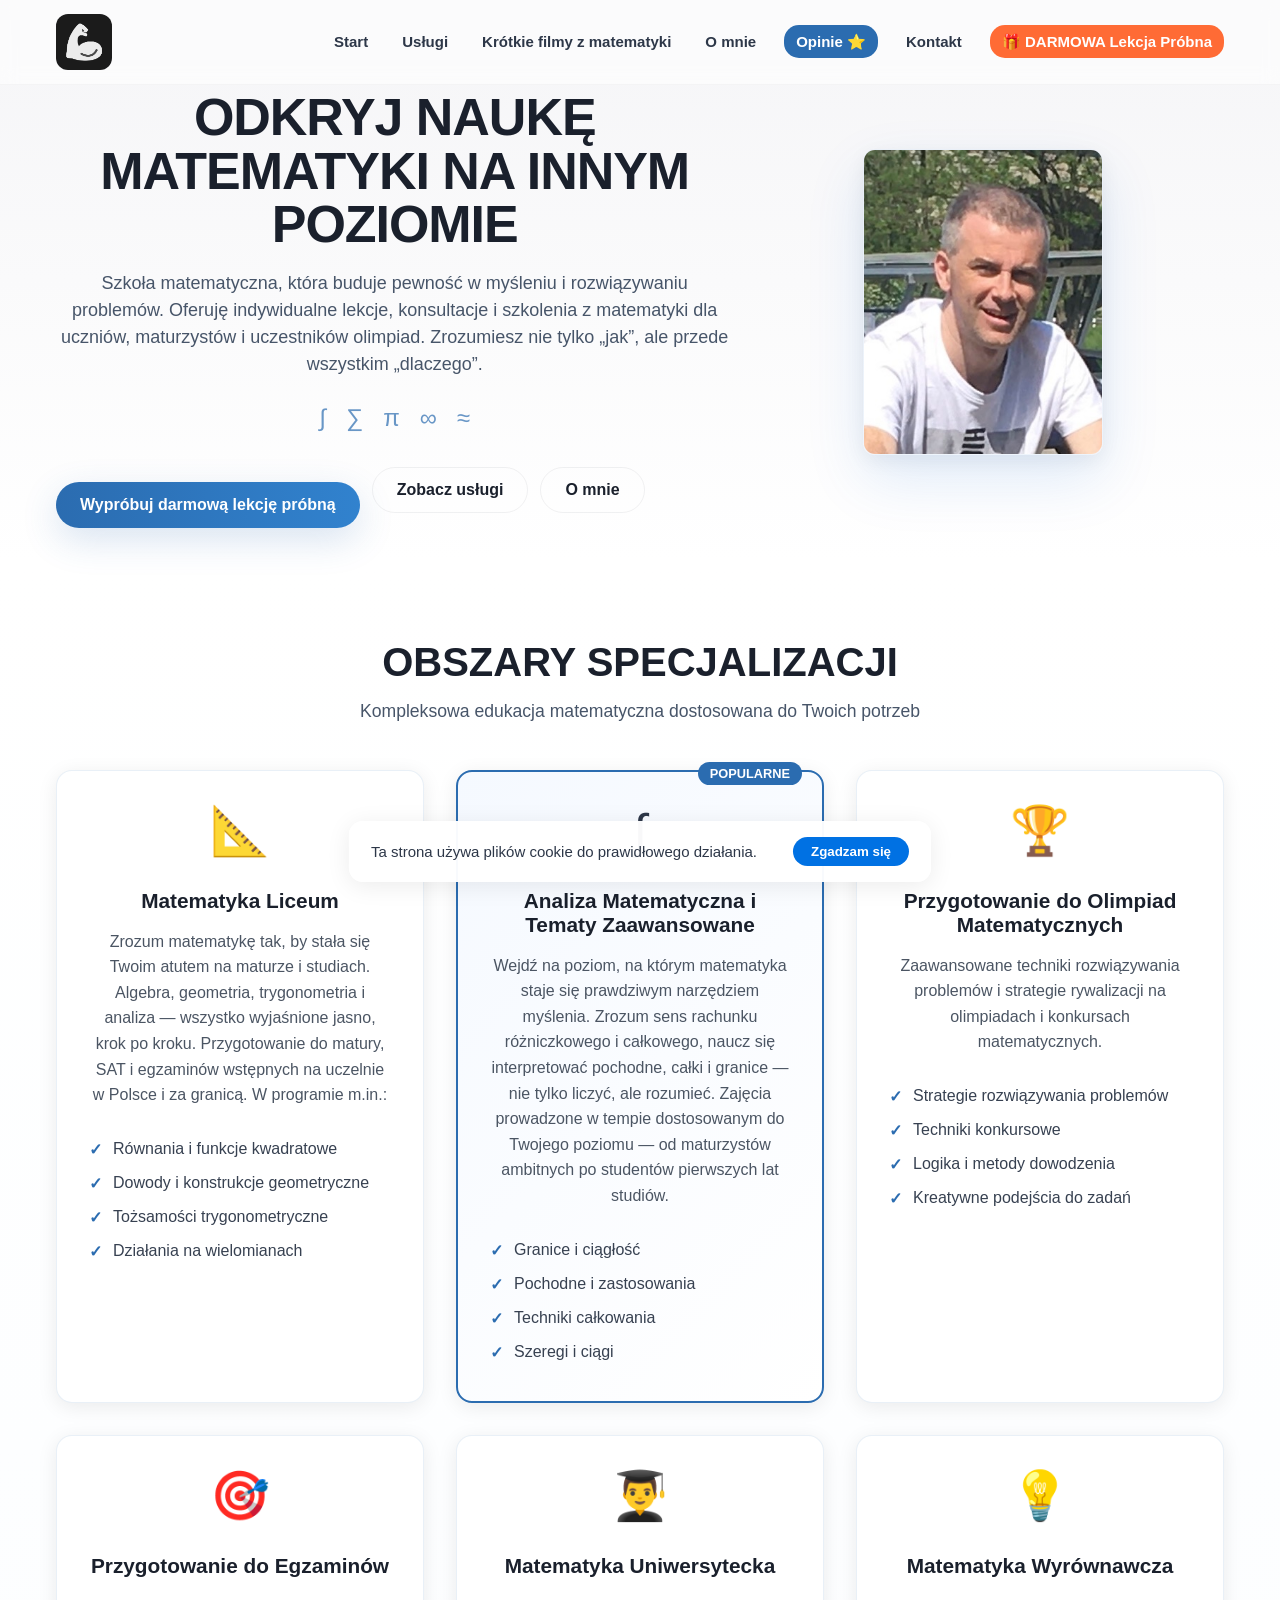
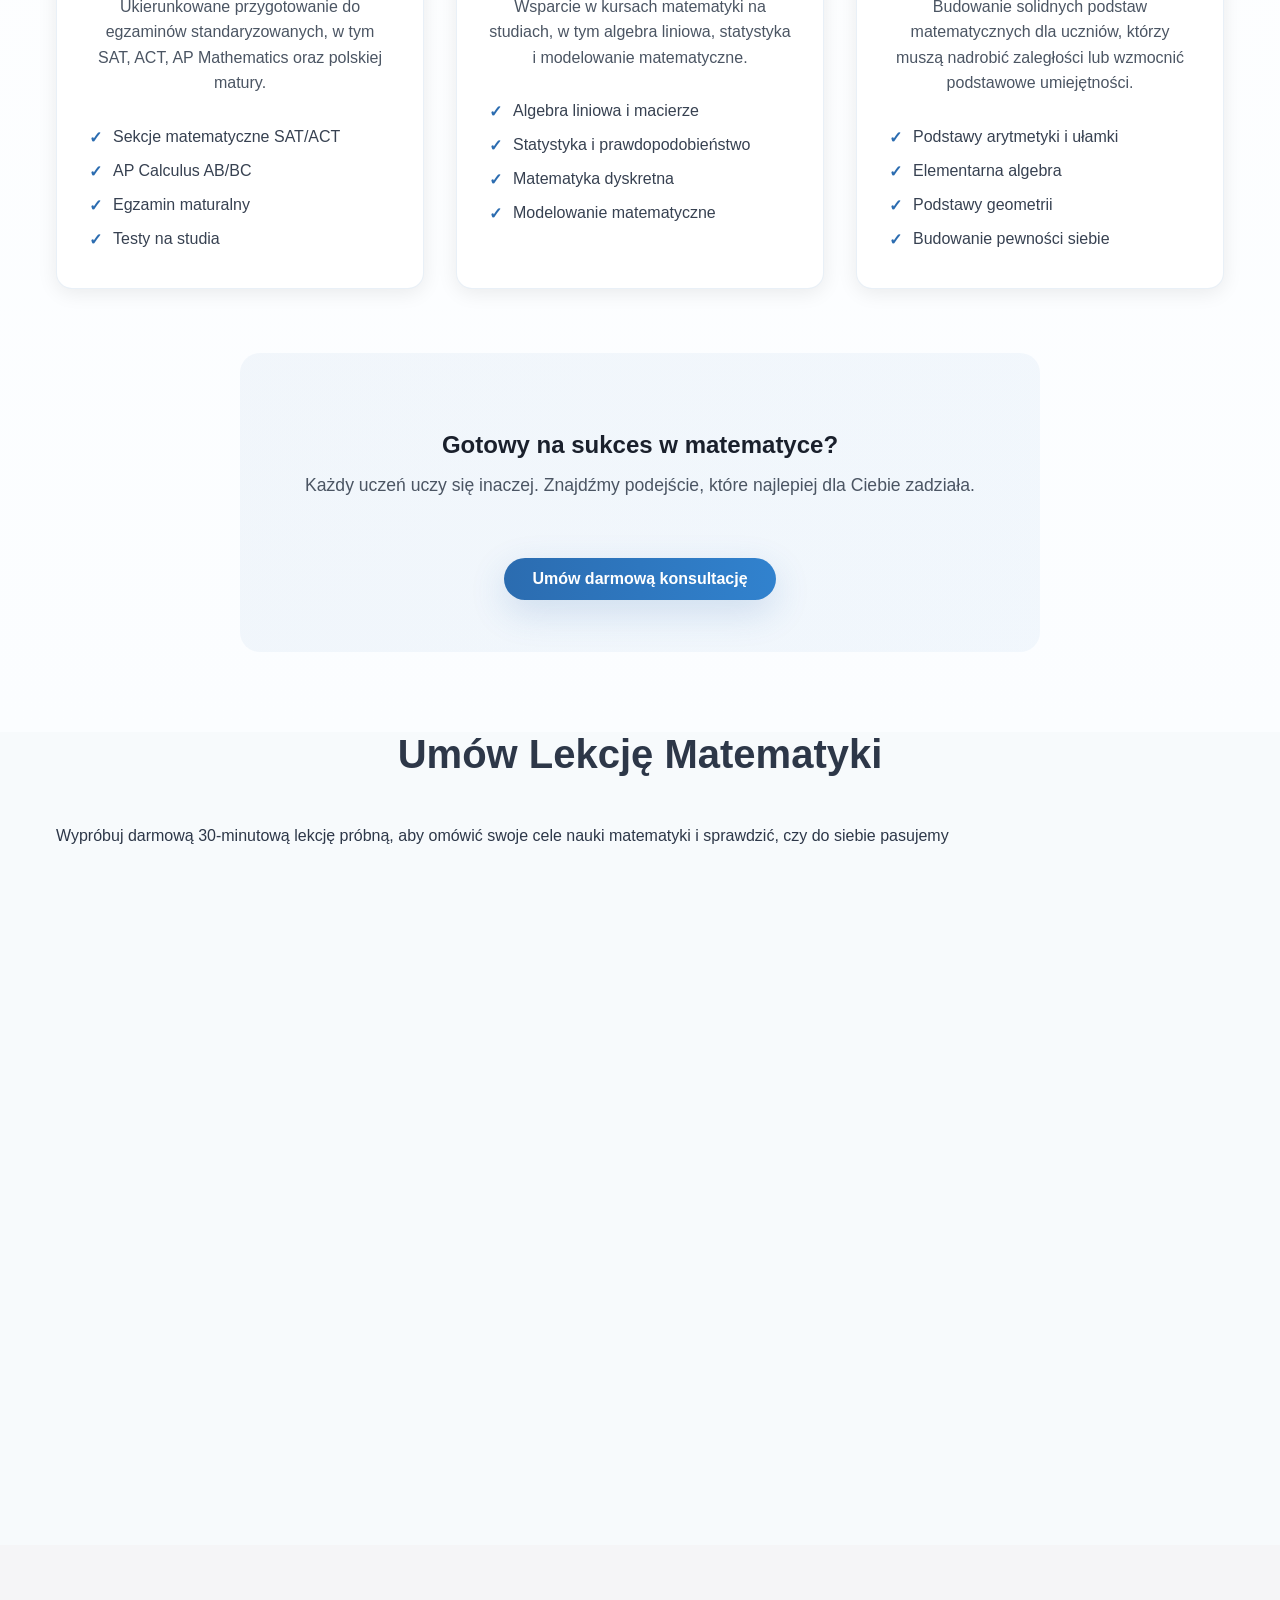
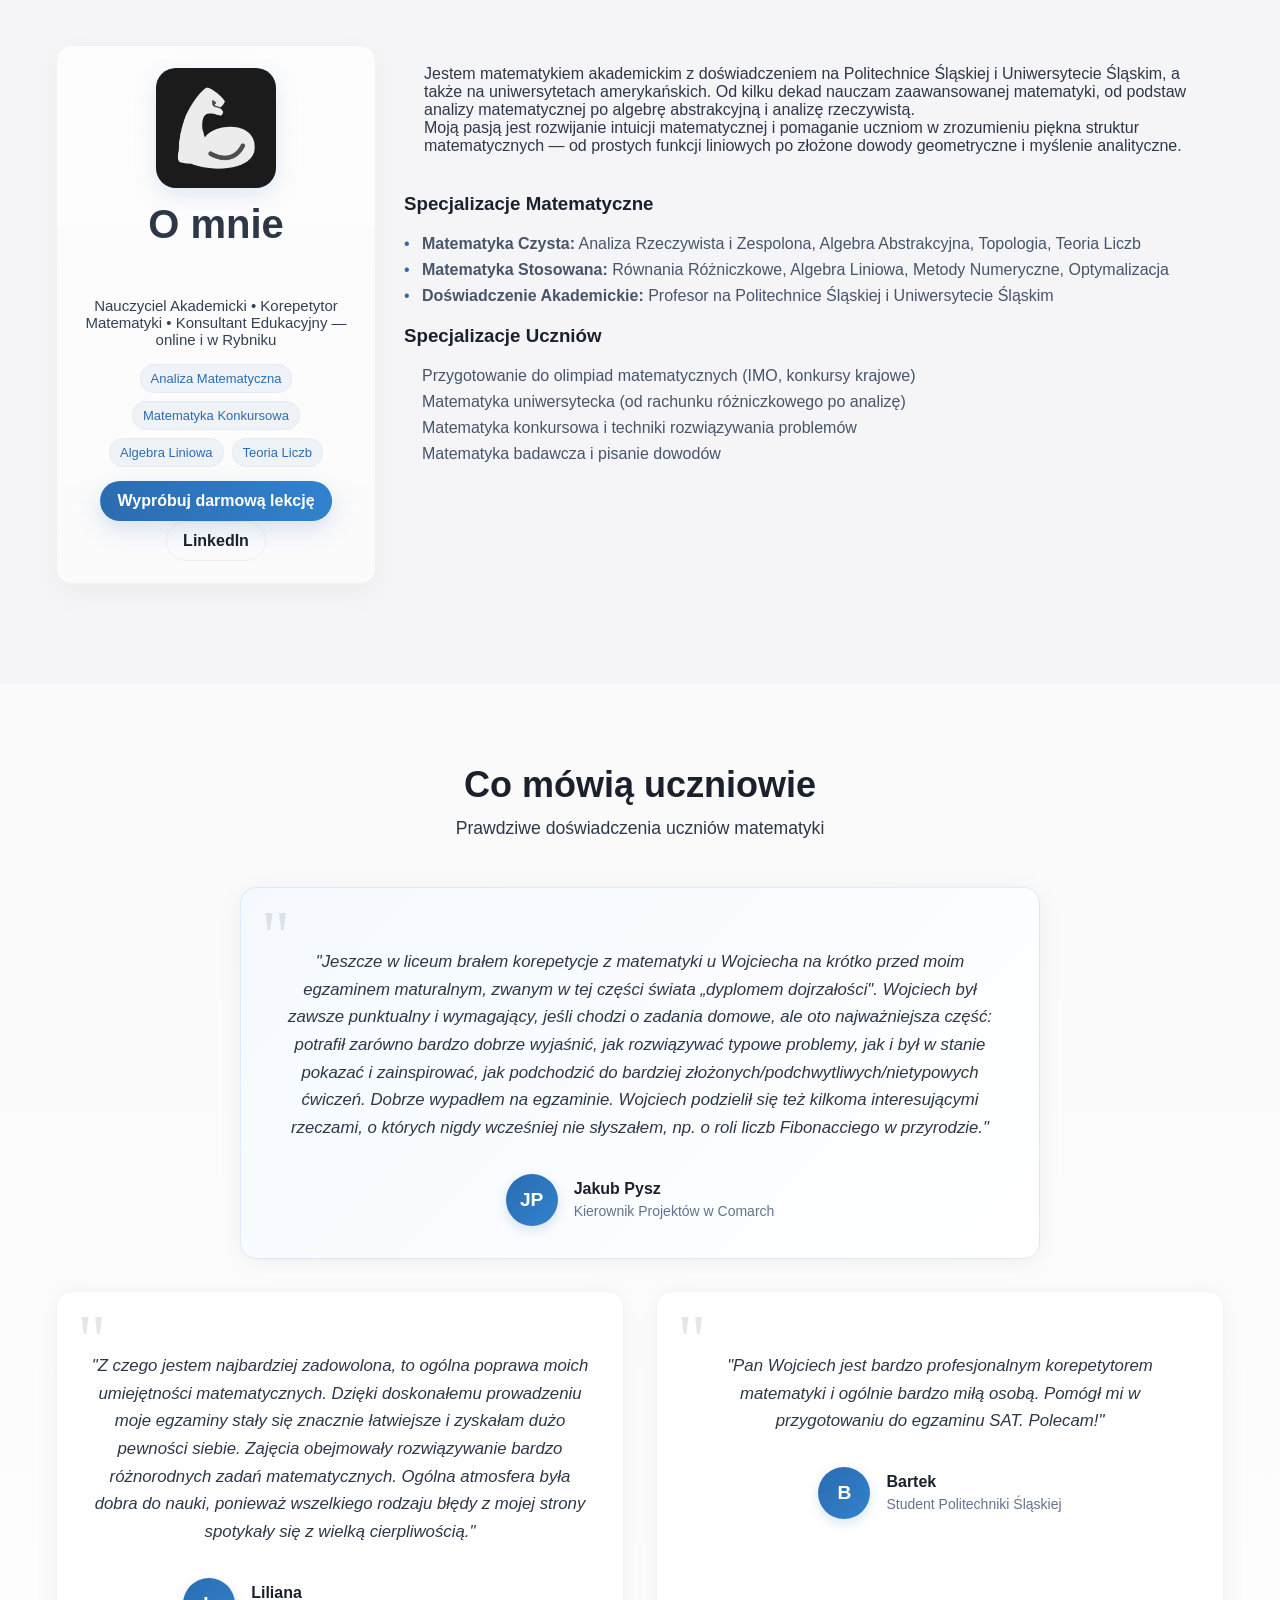
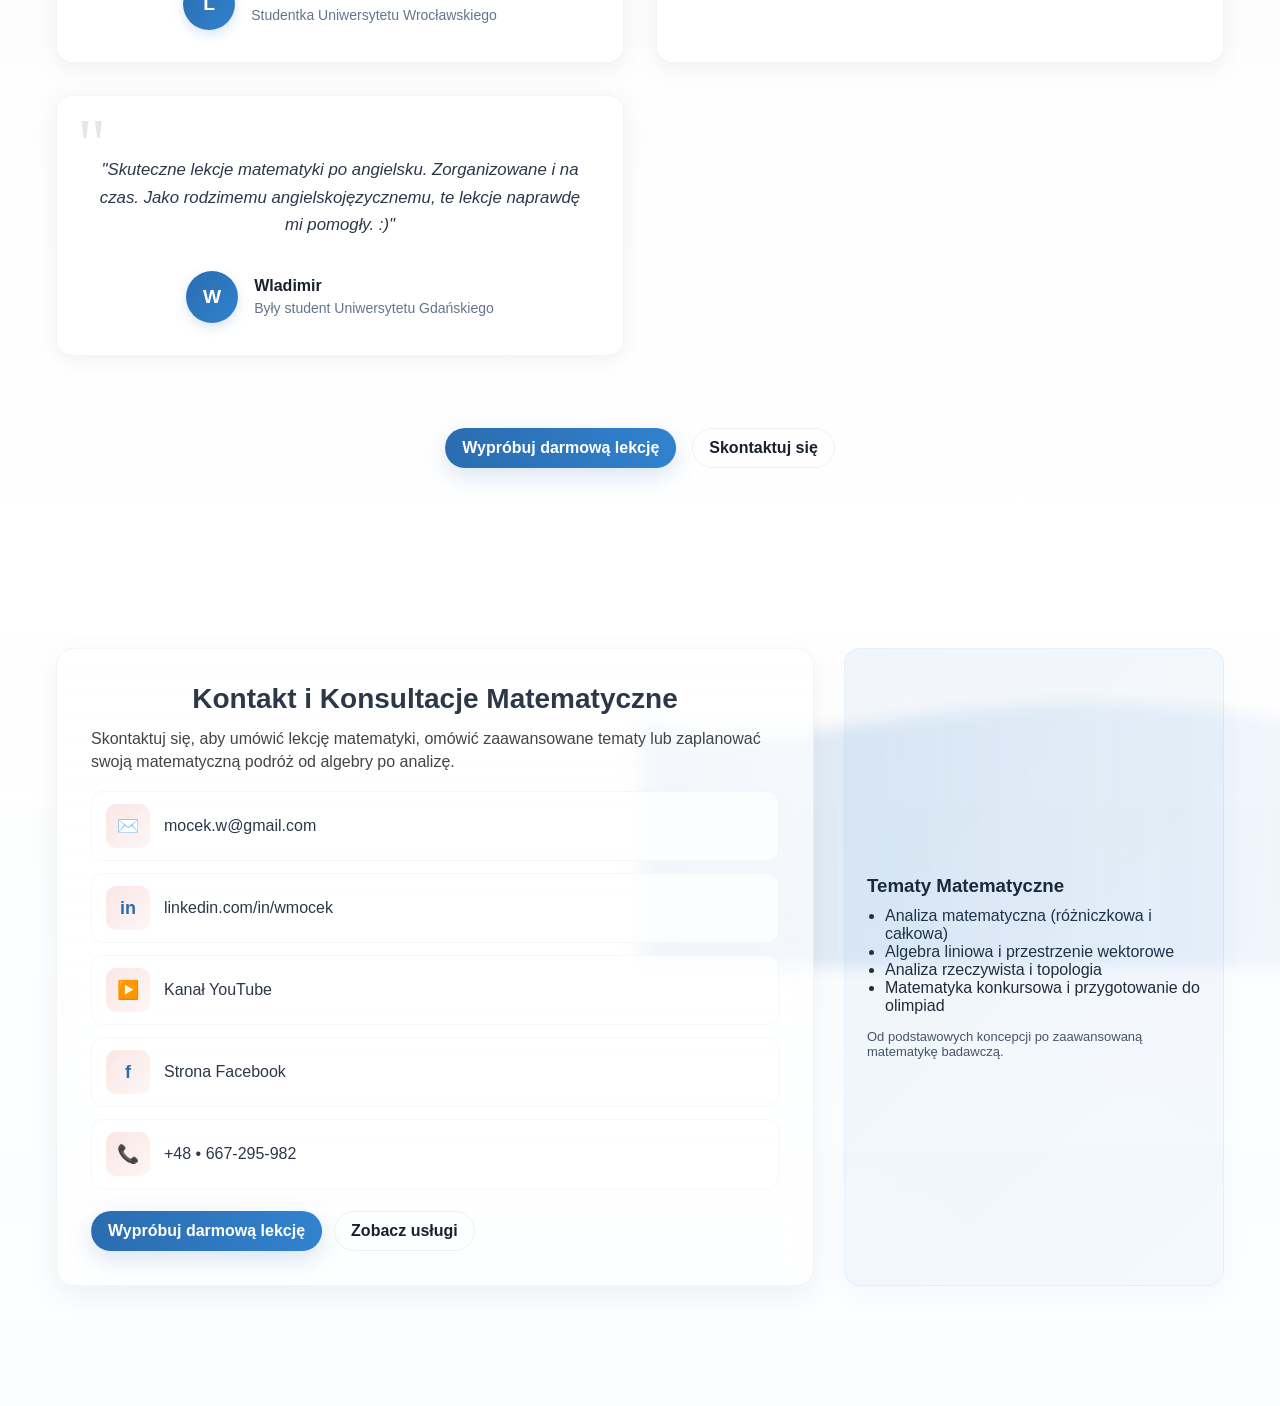
<file: index.html>
<!DOCTYPE html>
<html lang="pl">
<head>
    <meta charset="UTF-8" />
    <meta name="viewport" content="width=device-width, initial-scale=1.0"/>
    <title>Wojciech Mocek — Korepetycje z Matematyki i Doradztwo Edukacyjne</title>
    <link rel="stylesheet" href="styles.css" />
</head>
<body>
    <nav>
        <div class="container nav-bar">
            <a class="logo" href="#home" aria-label="Strona główna — Wojciech Mocek">
                <!-- Logo image -->
                <img src="images/silka.jpg" alt="Logo Wojciecha Mocka" class="logo-image">
            </a>

            <div class="nav-links" id="navLinks" role="navigation" aria-label="Nawigacja główna">
                <ul>
                    <li><a href="#home">Start</a></li>
                    <li><a href="#services">Usługi</a></li>
                    <li class="nav-dropdown">
                        <a href="funkcja-liniowa.html">Krótkie filmy z matematyki</a>
                        <ul class="submenu">
                            <li><a href="funkcja-liniowa.html">Funkcja liniowa</a></li>
                        </ul>
                    </li>
                    <li><a href="#about">O mnie</a></li>
                    <li><a href="#testimonials">Opinie ⭐</a></li>
                    <li><a href="#contact">Kontakt</a></li>
                    <li><a href="#booking">🎁 DARMOWA Lekcja Próbna</a></li>
                </ul>
            </div>

            <button class="nav-toggle" aria-label="Przełącz menu" aria-expanded="false">☰</button>
         </div>
     </nav>

    <header id="home" class="hero-section">
        <div class="container hero-inner">
            <div class="hero-content">
                <h1>ODKRYJ NAUKĘ MATEMATYKI NA INNYM POZIOMIE</h1>
                <p class="hero-lead">Szkoła matematyczna, która buduje pewność w myśleniu i rozwiązywaniu problemów.
Oferuję indywidualne lekcje, konsultacje i szkolenia z matematyki dla uczniów, maturzystów i uczestników olimpiad.
Zrozumiesz nie tylko „jak”, ale przede wszystkim „dlaczego”.</p>

                <div class="math-symbols" aria-hidden="true">
                    <span class="symbol">∫</span>
                    <span class="symbol">∑</span>
                    <span class="symbol">π</span>
                    <span class="symbol">∞</span>
                    <span class="symbol">≈</span>
                </div>

                <div class="hero-actions">
                    <a class="cta-button" href="#booking">Wypróbuj darmową lekcję próbną</a>
                    <a class="btn ghost" href="#services">Zobacz usługi</a>
                    <a class="btn ghost" href="#about">O mnie</a>
                </div>
            </div>

            <div class="hero-visual" aria-hidden="false">
                <img class="profile-photo" src="images/IMG_4843.jpg" alt="Wojciech Mocek — Korepetytor Matematyki">
            </div>
        </div>
    </header>

    <section id="services" class="services-section">
        <div class="container">
            <div class="services-header">
                <h2>OBSZARY SPECJALIZACJI</h2>
                <p class="services-lead">Kompleksowa edukacja matematyczna dostosowana do Twoich potrzeb</p>
            </div>

            <div class="services-grid">
                <div class="service-card">
                    <div class="service-icon">📐</div>
                    <h3>Matematyka Liceum</h3>
                    <p>Zrozum matematykę tak, by stała się Twoim atutem na maturze i studiach.
Algebra, geometria, trygonometria i analiza — wszystko wyjaśnione jasno, krok po kroku.
Przygotowanie do matury, SAT i egzaminów wstępnych na uczelnie w Polsce i za granicą. W programie m.in.:</p>
                    <ul class="service-features">
                        <li>Równania i funkcje kwadratowe</li>
                        <li>Dowody i konstrukcje geometryczne</li>
                        <li>Tożsamości trygonometryczne</li>
                        <li>Działania na wielomianach</li>
                    </ul>
                </div>

                <div class="service-card featured">
                    <div class="service-icon">∫</div>
                    <h3>Analiza Matematyczna i Tematy Zaawansowane</h3>
                    <p>Wejdź na poziom, na którym matematyka staje się prawdziwym narzędziem myślenia.
Zrozum sens rachunku różniczkowego i całkowego, naucz się interpretować pochodne, całki i granice — nie tylko liczyć, ale rozumieć.
Zajęcia prowadzone w tempie dostosowanym do Twojego poziomu — od maturzystów ambitnych po studentów pierwszych lat studiów.</p>
                    <ul class="service-features">
                        <li>Granice i ciągłość</li>
                        <li>Pochodne i zastosowania</li>
                        <li>Techniki całkowania</li>
                        <li>Szeregi i ciągi</li>
                    </ul>
                </div>

                <div class="service-card">
                    <div class="service-icon">🏆</div>
                    <h3>Przygotowanie do Olimpiad Matematycznych</h3>
                    <p>Zaawansowane techniki rozwiązywania problemów i strategie rywalizacji na olimpiadach i konkursach matematycznych.</p>
                    <ul class="service-features">
                        <li>Strategie rozwiązywania problemów</li>
                        <li>Techniki konkursowe</li>
                        <li>Logika i metody dowodzenia</li>
                        <li>Kreatywne podejścia do zadań</li>
                    </ul>
                </div>

                <div class="service-card">
                    <div class="service-icon">🎯</div>
                    <h3>Przygotowanie do Egzaminów</h3>
                    <p>Ukierunkowane przygotowanie do egzaminów standaryzowanych, w tym SAT, ACT, AP Mathematics oraz polskiej matury.</p>
                    <ul class="service-features">
                        <li>Sekcje matematyczne SAT/ACT</li>
                        <li>AP Calculus AB/BC</li>
                        <li>Egzamin maturalny</li>
                        <li>Testy na studia</li>
                    </ul>
                </div>

                <div class="service-card">
                    <div class="service-icon">👨‍🎓</div>
                    <h3>Matematyka Uniwersytecka</h3>
                    <p>Wsparcie w kursach matematyki na studiach, w tym algebra liniowa, statystyka i modelowanie matematyczne.</p>
                    <ul class="service-features">
                        <li>Algebra liniowa i macierze</li>
                        <li>Statystyka i prawdopodobieństwo</li>
                        <li>Matematyka dyskretna</li>
                        <li>Modelowanie matematyczne</li>
                    </ul>
                </div>

                <div class="service-card">
                    <div class="service-icon">💡</div>
                    <h3>Matematyka Wyrównawcza</h3>
                    <p>Budowanie solidnych podstaw matematycznych dla uczniów, którzy muszą nadrobić zaległości lub wzmocnić podstawowe umiejętności.</p>
                    <ul class="service-features">
                        <li>Podstawy arytmetyki i ułamki</li>
                        <li>Elementarna algebra</li>
                        <li>Podstawy geometrii</li>
                        <li>Budowanie pewności siebie</li>
                    </ul>
                </div>
            </div>

            <div class="services-cta">
                <h3>Gotowy na sukces w matematyce?</h3>
                <p>Każdy uczeń uczy się inaczej. Znajdźmy podejście, które najlepiej dla Ciebie zadziała.</p>
                <a href="#booking" class="cta-button">Umów darmową konsultację</a>
            </div>
        </div>
    </section>

    <section id="booking" class="booking-section">
        <div class="container">
            <h2>Umów Lekcję Matematyki</h2>
            <p class="booking-lead">Wypróbuj darmową 30-minutową lekcję próbną, aby omówić swoje cele nauki matematyki i sprawdzić, czy do siebie pasujemy</p>
            
            <div class="booking-wrapper">
                <!-- Calendly inline widget begin -->
                <div class="calendly-inline-widget" data-url="https://calendly.com/lekcja/meet-me" data-hide-cookie-banner="true" style="min-width:320px;height:700px;"></div>
                <script type="text/javascript" src="https://assets.calendly.com/assets/external/widget.js" async></script>
                <!-- Calendly inline widget end -->
            </div>
        </div>
    </section>

    <section id="about" class="about-section">
        <div class="container">
            <div class="about-grid">
                <div class="about-profile">
                    <div class="photo-placeholder" role="img" aria-label="zdjęcie profilowe">
                        <img src="images/silka.jpg" alt="Wojciech Mocek" class="about-photo">
                    </div>
                    <h2>O mnie</h2>
                    <p class="tagline">Nauczyciel Akademicki • Korepetytor Matematyki • Konsultant Edukacyjny — online i w Rybniku</p>

                    <div class="badges">
                        <span class="badge">Analiza Matematyczna</span>
                        <span class="badge">Matematyka Konkursowa</span>
                        <span class="badge">Algebra Liniowa</span>
                        <span class="badge">Teoria Liczb</span>
                    </div>

                    <div class="about-actions">
                        <a class="btn primary" href="https://calendly.com/lekcja/meet-me" target="_blank" rel="noopener noreferrer">Wypróbuj darmową lekcję</a>
                        <a class="btn ghost" href="https://www.linkedin.com/in/wmocek/" target="_blank" rel="noopener noreferrer">LinkedIn</a>
                    </div>
                </div>

                <div class="about-body">
                    <div class="geometric-container">
                        <div class="geometric-shape triangle-1"></div>
                        <div class="geometric-shape circle-1"></div>
                        <div class="geometric-shape hexagon-1"></div>
                        
                        <p>Jestem matematykiem akademickim z doświadczeniem na Politechnice Śląskiej i Uniwersytecie Śląskim, a także na uniwersytetach amerykańskich. Od kilku dekad nauczam zaawansowanej matematyki, od podstaw analizy matematycznej po algebrę abstrakcyjną i analizę rzeczywistą.</p>

                        <div class="geometric-shape square-1"></div>
                        <div class="geometric-shape pentagon-1"></div>
                        
                        <p>Moją pasją jest rozwijanie intuicji matematycznej i pomaganie uczniom w zrozumieniu piękna struktur matematycznych — od prostych funkcji liniowych po złożone dowody geometryczne i myślenie analityczne.</p>
                        
                        <div class="geometric-shape triangle-2"></div>
                        <div class="geometric-shape circle-2"></div>
                    </div>

                    <h3>Specjalizacje Matematyczne</h3>
                    <ul class="timeline">
                        <li><strong>Matematyka Czysta:</strong> Analiza Rzeczywista i Zespolona, Algebra Abstrakcyjna, Topologia, Teoria Liczb</li>
                        <li><strong>Matematyka Stosowana:</strong> Równania Różniczkowe, Algebra Liniowa, Metody Numeryczne, Optymalizacja</li>
                        <li><strong>Doświadczenie Akademickie:</strong> Profesor na Politechnice Śląskiej i Uniwersytecie Śląskim</li>
                    </ul>

                    <h3>Specjalizacje Uczniów</h3>
                    <ul class="compact-list">
                        <li>Przygotowanie do olimpiad matematycznych (IMO, konkursy krajowe)</li>
                        <li>Matematyka uniwersytecka (od rachunku różniczkowego po analizę)</li>
                        <li>Matematyka konkursowa i techniki rozwiązywania problemów</li>
                        <li>Matematyka badawcza i pisanie dowodów</li>
                    </ul>
                </div>
            </div>
        </div>
    </section> <!-- koniec about-section -->

    <section id="testimonials" class="testimonials-section">
        <div class="container">
            <h2>Co mówią uczniowie</h2>
            <p class="testimonials-lead">Prawdziwe doświadczenia uczniów matematyki</p>

            <div class="testimonials-grid">
                <div class="testimonial-card featured">
                    <div class="quote-icon" aria-hidden="true">"</div>
                    <blockquote>
                        <p>"Jeszcze w liceum brałem korepetycje z matematyki u Wojciecha na krótko przed moim egzaminem maturalnym, zwanym w tej części świata „dyplomem dojrzałości". Wojciech był zawsze punktualny i wymagający, jeśli chodzi o zadania domowe, ale oto najważniejsza część: potrafił zarówno bardzo dobrze wyjaśnić, jak rozwiązywać typowe problemy, jak i był w stanie pokazać i zainspirować, jak podchodzić do bardziej złożonych/podchwytliwych/nietypowych ćwiczeń. Dobrze wypadłem na egzaminie. Wojciech podzielił się też kilkoma interesującymi rzeczami, o których nigdy wcześniej nie słyszałem, np. o roli liczb Fibonacciego w przyrodzie."</p>
                    </blockquote>
                    <div class="testimonial-author">
                        <div class="author-photo">
                            <span class="initials">JP</span>
                        </div>
                        <div class="author-info">
                            <strong>Jakub Pysz</strong>
                            <span>Kierownik Projektów w Comarch</span>
                        </div>
                    </div>
                </div>

                <div class="testimonial-card">
                    <div class="quote-icon" aria-hidden="true">"</div>
                    <blockquote>
                        <p>"Z czego jestem najbardziej zadowolona, to ogólna poprawa moich umiejętności matematycznych. Dzięki doskonałemu prowadzeniu moje egzaminy stały się znacznie łatwiejsze i zyskałam dużo pewności siebie. Zajęcia obejmowały rozwiązywanie bardzo różnorodnych zadań matematycznych. Ogólna atmosfera była dobra do nauki, ponieważ wszelkiego rodzaju błędy z mojej strony spotykały się z wielką cierpliwością."</p>
                    </blockquote>
                    <div class="testimonial-author">
                        <div class="author-photo">
                            <span class="initials">L</span>
                        </div>
                        <div class="author-info">
                            <strong>Liliana</strong>
                            <span>Studentka Uniwersytetu Wrocławskiego</span>
                        </div>
                    </div>
                </div>

                <div class="testimonial-card">
                    <div class="quote-icon" aria-hidden="true">"</div>
                    <blockquote>
                        <p>"Pan Wojciech jest bardzo profesjonalnym korepetytorem matematyki i ogólnie bardzo miłą osobą. Pomógł mi w przygotowaniu do egzaminu SAT. Polecam!"</p>
                    </blockquote>
                    <div class="testimonial-author">
                        <div class="author-photo">
                            <span class="initials">B</span>
                        </div>
                        <div class="author-info">
                            <strong>Bartek</strong>
                            <span>Student Politechniki Śląskiej</span>
                        </div>
                    </div>
                </div>

                <div class="testimonial-card">
                    <div class="quote-icon" aria-hidden="true">"</div>
                    <blockquote>
                        <p>"Skuteczne lekcje matematyki po angielsku. Zorganizowane i na czas. Jako rodzimemu angielskojęzycznemu, te lekcje naprawdę mi pomogły. :)"</p>
                    </blockquote>
                    <div class="testimonial-author">
                        <div class="author-photo">
                            <span class="initials">W</span>
                        </div>
                        <div class="author-info">
                            <strong>Wladimir</strong>
                            <span>Były student Uniwersytetu Gdańskiego</span>
                        </div>
                    </div>
                </div>
            </div>

            <div class="testimonial-cta">
                <a class="btn primary" href="#booking">Wypróbuj darmową lekcję</a>
                <a class="btn ghost" href="#contact">Skontaktuj się</a>
            </div>
        </div>
    </section>

    <section id="contact" class="contact-section">
        <div class="container contact-inner">
            <div class="contact-visual" aria-hidden="true">
                <svg viewBox="0 0 800 400" preserveAspectRatio="none" class="contact-wave">
                    <defs>
                        <linearGradient id="g1" x1="0" x2="1">
                            <stop offset="0" stop-color="#2b6cb0" stop-opacity="0.18"/>
                            <stop offset="1" stop-color="#3182ce" stop-opacity="0.06"/>
                        </linearGradient>
                    </defs>
                    <path d="M0,120 C150,200 350,40 800,140 L800,400 L0,400 Z" fill="url(#g1)"/>
                </svg>
            </div>

            <div class="contact-grid">
                <div class="contact-card">
                    <h2>Kontakt i Konsultacje Matematyczne</h2>
                    <p class="contact-lead">Skontaktuj się, aby umówić lekcję matematyki, omówić zaawansowane tematy lub zaplanować swoją matematyczną podróż od algebry po analizę.</p>

                    <div class="contact-items">
                        <a class="contact-item" href="mailto:mocek.w@gmail.com">
                            <span class="icon mail" aria-hidden="true">✉️</span>
                            <span class="text">mocek.w@gmail.com</span>
                        </a>

                        <a class="contact-item" href="https://www.linkedin.com/in/wmocek/" target="_blank" rel="noopener noreferrer">
                            <span class="icon linkedin" aria-hidden="true">in</span>
                            <span class="text">linkedin.com/in/wmocek</span>
                        </a>

                        <a class="contact-item" href="https://www.youtube.com/@wmocek" target="_blank" rel="noopener noreferrer">
                            <span class="icon youtube" aria-hidden="true">▶️</span>
                            <span class="text">Kanał YouTube</span>
                        </a>

                        <a class="contact-item" href="https://www.facebook.com/wmocekmath" target="_blank" rel="noopener noreferrer">
                            <span class="icon facebook" aria-hidden="true">f</span>
                            <span class="text">Strona Facebook</span>
                        </a>

                        <a class="contact-item" href="tel:+48-667-295-982" aria-hidden="true">
                            <span class="icon phone" aria-hidden="true">📞</span>
                            <span class="text">+48 • 667-295-982</span>
                        </a>
                    </div>

                    <div class="contact-actions">
                        <a class="btn primary" href="#booking">Wypróbuj darmową lekcję</a>
                        <a class="btn ghost" href="#services">Zobacz usługi</a>
                    </div>
                </div>

                <div class="contact-highlight" aria-hidden="false">
                    <div class="highlight-inner">
                        <h3>Tematy Matematyczne</h3>
                        <ul>
                            <li>Analiza matematyczna (różniczkowa i całkowa)</li>
                            <li>Algebra liniowa i przestrzenie wektorowe</li>
                            <li>Analiza rzeczywista i topologia</li>
                            <li>Matematyka konkursowa i przygotowanie do olimpiad</li>
                        </ul>
                        <p class="small">Od podstawowych koncepcji po zaawansowaną matematykę badawczą.</p>
                    </div>
                </div>
            </div>
        </div>
    </section>

    <!-- Cookie consent banner (simple, non-intrusive) -->
<div id="cookie-banner" style="position:fixed;bottom:18px;left:50%;transform:translateX(-50%);
    background:rgba(255,255,255,0.97);border-radius:14px;box-shadow:0 4px 24px rgba(0,0,0,0.08);
    padding:16px 22px;z-index:9999;display:none;align-items:center;gap:18px;font-size:15px;">
    Ta strona używa plików cookie do prawidłowego działania. 
    <button id="cookie-accept" style="margin-left:18px;padding:7px 18px;border-radius:999px;
        background:#0071e3;color:#fff;border:none;font-weight:600;cursor:pointer;">
        Zgadzam się
    </button>
</div>

<script>
document.addEventListener('DOMContentLoaded', function() {
    var banner = document.getElementById('cookie-banner');
    var btn = document.getElementById('cookie-accept');
    if (!localStorage.getItem('cookieAccepted')) {
        banner.style.display = 'flex';
    }
    btn.onclick = function() {
        localStorage.setItem('cookieAccepted', '1');
        banner.style.display = 'none';
    };
});
</script>

    <script>
        // Po załadowaniu strony przewiń na sekcję #home (uwzględnia wysokość nawigacji)
        document.addEventListener('DOMContentLoaded', function () {
            try {
                var home = document.getElementById('home');
                if (!home) return;
                var nav = document.querySelector('nav');
                var navHeight = nav ? nav.getBoundingClientRect().height : 0;
                var top = home.getBoundingClientRect().top + window.pageYOffset - navHeight - 8;
                window.scrollTo({ top: Math.max(0, Math.floor(top)), behavior: 'auto' });
            } catch (e) {
                // fail silently
            }

            // NAV TOGGLE: accessibility + close on link click
            var toggle = document.querySelector('.nav-toggle');
            var navLinks = document.getElementById('navLinks');
            var body = document.body;

            function setNav(open) {
                if (!navLinks || !toggle) return;
                navLinks.classList.toggle('open', open);
                toggle.setAttribute('aria-expanded', open ? 'true' : 'false');
                body.classList.toggle('no-scroll', open);
                if (open) toggle.focus();
            }

            if (toggle) {
                toggle.addEventListener('click', function () {
                    setNav(!navLinks.classList.contains('open'));
                });
            }

            // close menu when a navigation link is clicked (mobile)
            navLinks && navLinks.addEventListener('click', function (e) {
                var t = e.target;
                if (t.tagName === 'A' && window.innerWidth < 900) {
                    setNav(false);
                }
            });

            // close on ESC
            document.addEventListener('keydown', function (e) {
                if (e.key === 'Escape' && navLinks.classList.contains('open')) {
                    setNav(false);
                }
            });

            // Simple smooth scrolling for ALL anchor links
            document.querySelectorAll('a[href^="#"]').forEach(function(link) {
                link.addEventListener('click', function(e) {
                    e.preventDefault();
                    var targetId = this.getAttribute('href').substring(1);
                    var targetElement = document.getElementById(targetId);
                    
                    if (targetElement) {
                        // Close mobile menu if open
                        if (navLinks && navLinks.classList.contains('open')) {
                            setNav(false);
                        }
                        
                        // Simple scroll calculation
                        var nav = document.querySelector('nav');
                        var navHeight = nav ? nav.offsetHeight : 80;
                        var targetY = targetElement.offsetTop - navHeight - 10;
                        
                        window.scrollTo({
                            top: Math.max(0, targetY),
                            behavior: 'smooth'
                        });
                    }
                });
            });
        });
    </script>
</body>
</html>
</file>
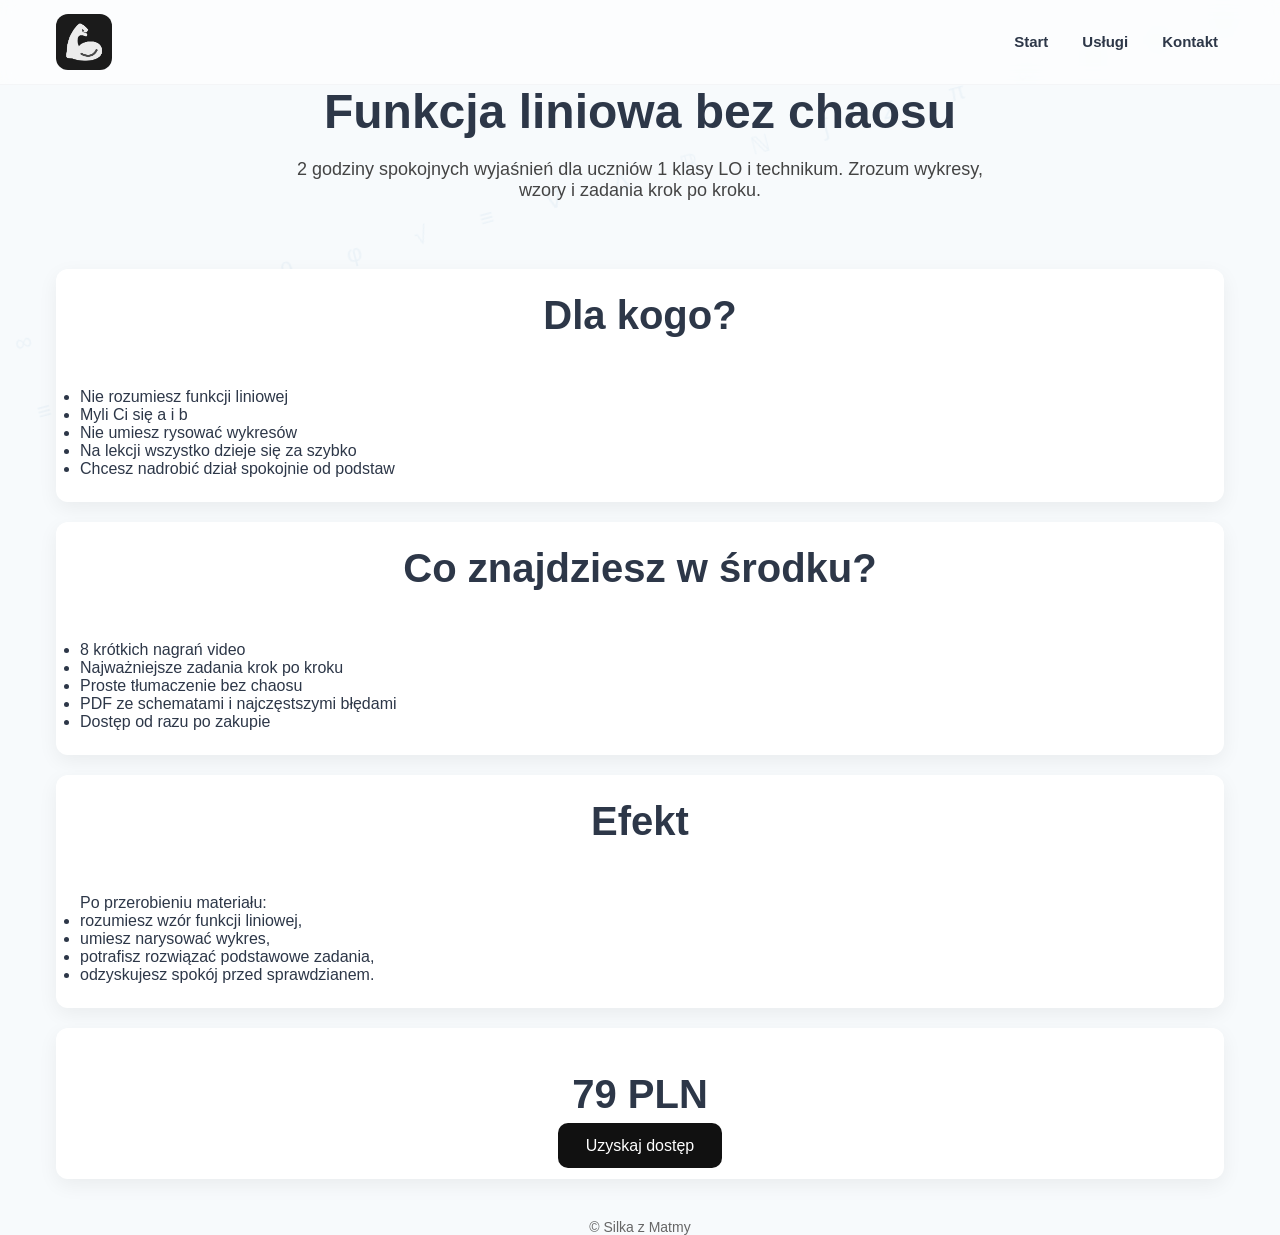
<file: funkcja-liniowa.html>
<!DOCTYPE html>
<html lang="pl">
<head>
<meta charset="UTF-8">
<meta name="viewport" content="width=device-width, initial-scale=1.0">
<title>Funkcja liniowa bez chaosu</title>
<link rel="stylesheet" href="styles.css">
<style>
/* Minimalne dopasowania specyficzne dla tej podstrony */
.product-hero{padding:calc(var(--nav-height) + 20px) 20px 48px;text-align:center}
.box{background:white;border-radius:12px;padding:24px;margin-top:20px;box-shadow:0 6px 20px rgba(0,0,0,0.06)}
.price{font-size:40px;font-weight:700;margin:20px 0}
.button{background:#111;color:#fff;padding:14px 28px;border-radius:10px;text-decoration:none}
.subtitle{font-size:18px;color:#444;max-width:700px;margin:auto}
.center{text-align:center}
.footer{margin-top:40px;text-align:center;color:#666;font-size:14px}
</style>
</head>
<body>

    <nav>
        <div class="container nav-bar">
            <a class="logo" href="index.html" aria-label="Strona główna — Wojciech Mocek">
                <img src="images/silka.jpg" alt="Logo" class="logo-image">
            </a>
            <div class="nav-links" role="navigation" aria-label="Nawigacja">
                <ul>
                    <li><a href="index.html">Start</a></li>
                    <li><a href="index.html#services">Usługi</a></li>
                    <li><a href="index.html#contact">Kontakt</a></li>
                </ul>
            </div>
        </div>
    </nav>

    <div class="container">
        <section class="product-hero">
            <h1>Funkcja liniowa bez chaosu</h1>
            <p class="subtitle">2 godziny spokojnych wyjaśnień dla uczniów 1 klasy LO i technikum. Zrozum wykresy, wzory i zadania krok po kroku.</p>
        </section>

        <section class="box">
            <h2>Dla kogo?</h2>
            <ul>
                <li>Nie rozumiesz funkcji liniowej</li>
                <li>Myli Ci się a i b</li>
                <li>Nie umiesz rysować wykresów</li>
                <li>Na lekcji wszystko dzieje się za szybko</li>
                <li>Chcesz nadrobić dział spokojnie od podstaw</li>
            </ul>
        </section>

        <section class="box">
            <h2>Co znajdziesz w środku?</h2>
            <ul>
                <li>8 krótkich nagrań video</li>
                <li>Najważniejsze zadania krok po kroku</li>
                <li>Proste tłumaczenie bez chaosu</li>
                <li>PDF ze schematami i najczęstszymi błędami</li>
                <li>Dostęp od razu po zakupie</li>
            </ul>
        </section>

        <section class="box">
            <h2>Efekt</h2>
            <p>Po przerobieniu materiału:</p>
            <ul>
                <li>rozumiesz wzór funkcji liniowej,</li>
                <li>umiesz narysować wykres,</li>
                <li>potrafisz rozwiązać podstawowe zadania,</li>
                <li>odzyskujesz spokój przed sprawdzianem.</li>
            </ul>
        </section>

        <section class="box center">
            <div class="price">79 PLN</div>
            <!-- Ustaw w Stripe 'success_url' na /success.html, aby klient po zakupie trafił na stronę z potwierdzeniem -->
            <a class="button" href="https://buy.stripe.com/28EeVd9BY6a21N3bX80ZW07">Uzyskaj dostęp</a>
        </section>

        <div class="footer">© Silka z Matmy</div>
    </div>

</body>
</html>
</file>
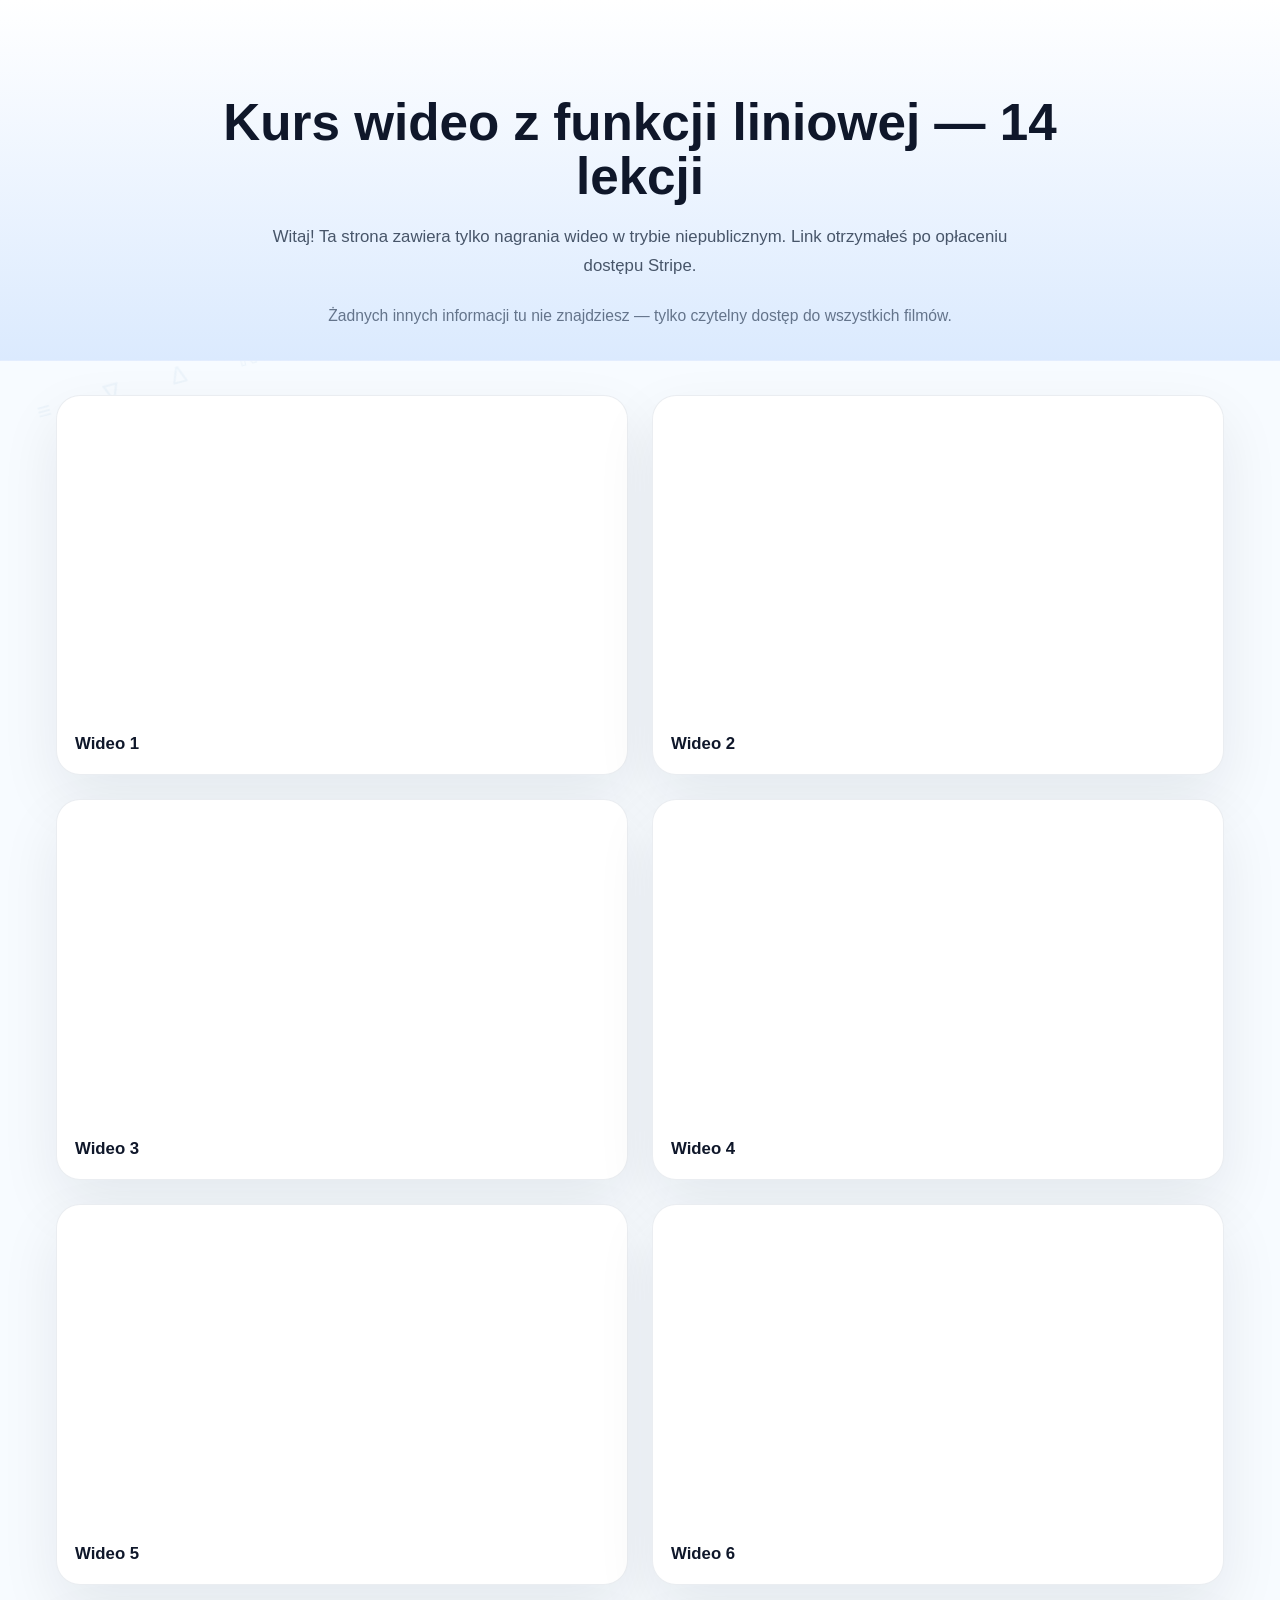
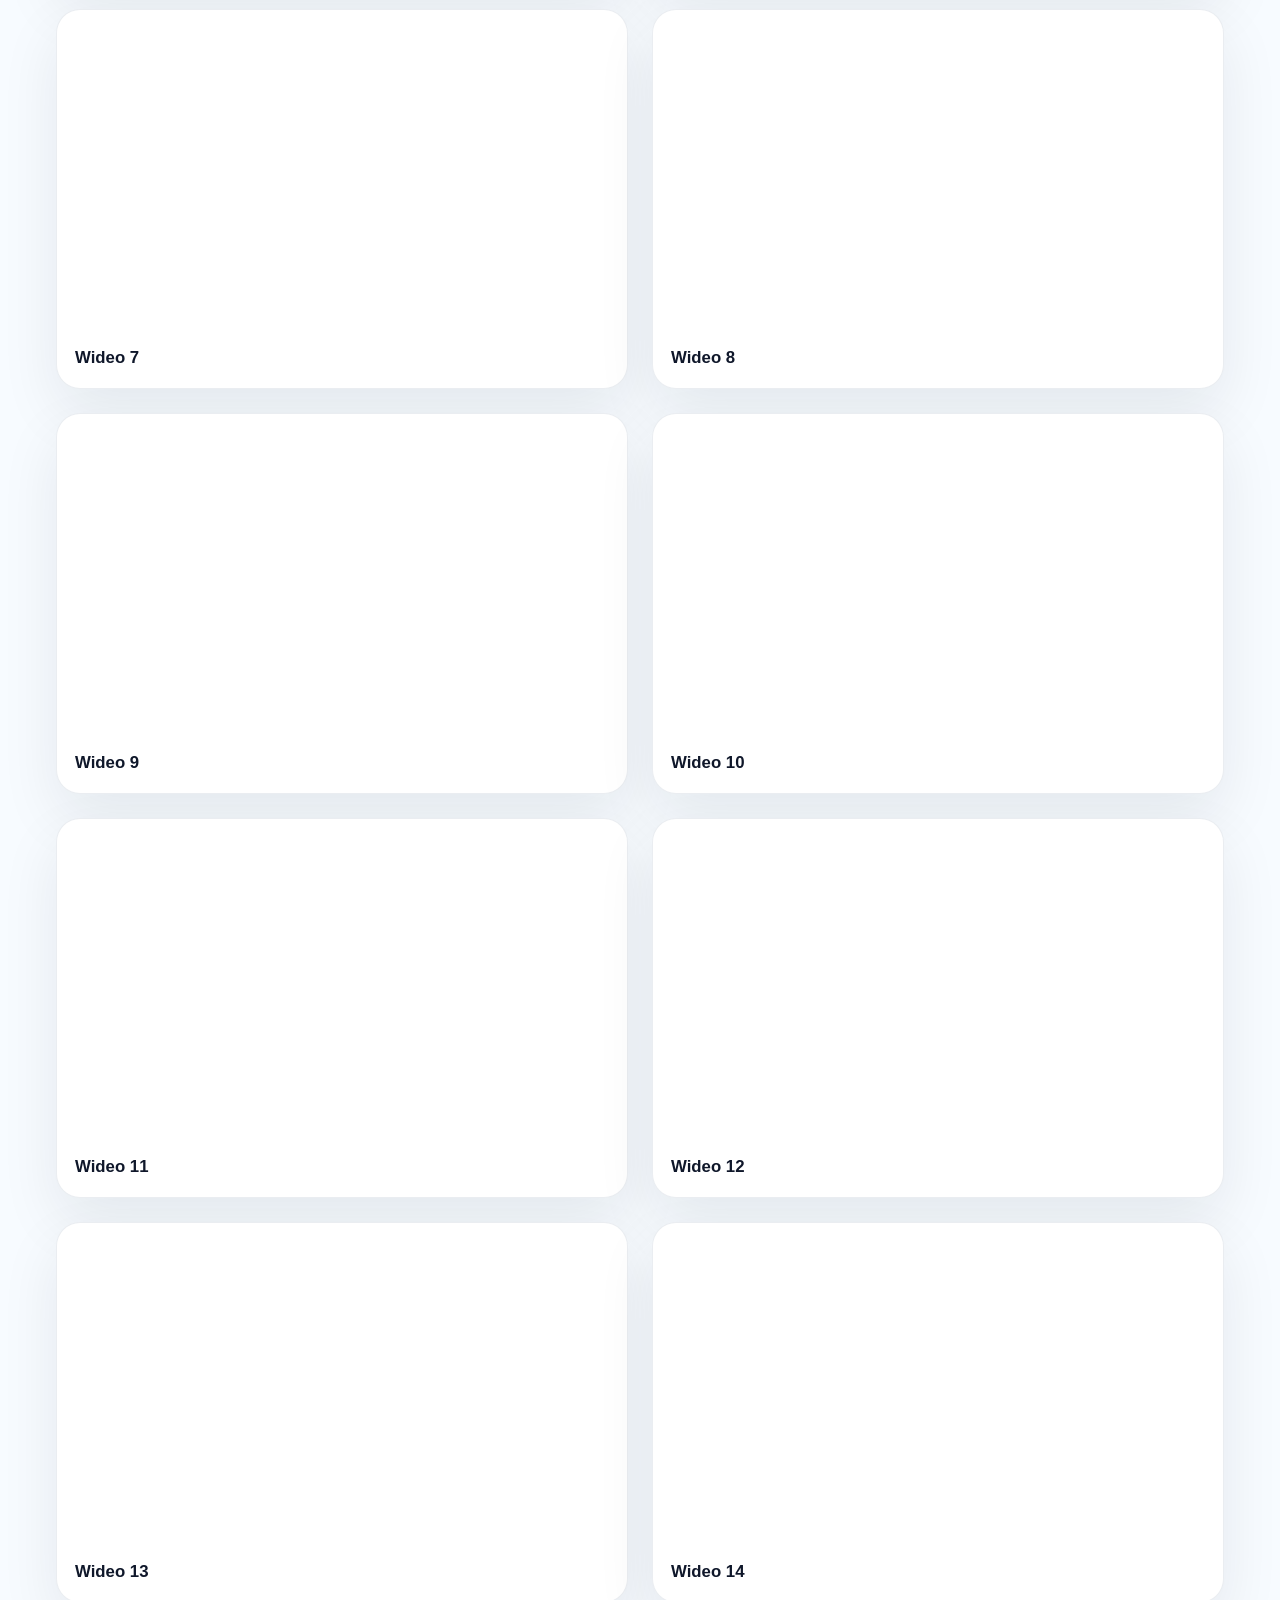
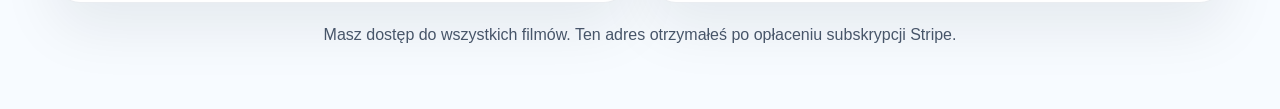
<file: kurs.html>
<!DOCTYPE html>
<html lang="pl">
<head>
    <meta charset="UTF-8">
    <meta name="viewport" content="width=device-width, initial-scale=1.0" />
    <meta name="robots" content="noindex">
    <title>Kurs wideo — 14 lekcji</title>
    <link rel="stylesheet" href="styles.css" />
    <style>
        body {
            min-height: 100vh;
            background: #f7fbff;
            color: #0f172a;
        }
        .course-hero {
            padding: calc(var(--nav-height) + 32px) 20px 30px;
            text-align: center;
            background: linear-gradient(180deg, #ffffff 0%, #dbeafe 100%);
            border-bottom: 1px solid rgba(59, 130, 246, 0.14);
        }
        .course-hero h1 {
            font-size: clamp(2.5rem, 4vw, 3.4rem);
            margin: 0 auto 18px;
            max-width: 860px;
            line-height: 1.05;
        }
        .course-hero p {
            margin: 0 auto;
            max-width: 760px;
            color: #475569;
            font-size: 1.05rem;
            line-height: 1.75;
        }
        .course-hero .note-block {
            margin-top: 22px;
            color: #64748b;
            font-size: 0.98rem;
            max-width: 720px;
            margin-left: auto;
            margin-right: auto;
        }
        .course-videos {
            padding: 34px 0 60px;
        }
        .video-grid {
            display: grid;
            grid-template-columns: repeat(2, minmax(0, 1fr));
            gap: 24px;
        }
        .video-card {
            background: #ffffff;
            border-radius: 24px;
            overflow: hidden;
            box-shadow: 0 24px 60px rgba(15, 23, 42, 0.08);
            border: 1px solid rgba(148, 163, 184, 0.2);
        }
        .video-card iframe {
            width: 100%;
            aspect-ratio: 16 / 9;
            border: 0;
            display: block;
        }
        .video-card h3 {
            margin: 18px 18px 20px;
            font-size: 1.05rem;
            color: #0f172a;
        }
        .subscriber-note {
            max-width: 760px;
            margin: 0 auto;
            padding-top: 18px;
            color: #475569;
            text-align: center;
            line-height: 1.75;
        }
        @media (max-width: 960px) {
            .video-grid {
                grid-template-columns: 1fr;
            }
        }
        @media (max-width: 680px) {
            .course-hero {
                padding-top: calc(var(--nav-height) + 24px);
            }
            .course-hero h1 {
                font-size: 2.3rem;
            }
        }
    </style>
</head>
<body>
    <header class="course-hero">
        <div class="container">
            <h1>Kurs wideo z funkcji liniowej — 14 lekcji</h1>
            <p>Witaj! Ta strona zawiera tylko nagrania wideo w trybie niepublicznym. Link otrzymałeś po opłaceniu dostępu Stripe.</p>
            <p class="note-block">Żadnych innych informacji tu nie znajdziesz — tylko czytelny dostęp do wszystkich filmów.</p>
        </div>
    </header>

    <main class="course-videos">
        <div class="container video-grid">
            <div class="video-card">
                <iframe src="https://www.youtube.com/embed/_V6EgKFLDFw" title="Wideo 1" allow="accelerometer; autoplay; clipboard-write; encrypted-media; gyroscope; picture-in-picture" allowfullscreen></iframe>
                <h3>Wideo 1</h3>
            </div>
            <div class="video-card">
                <iframe src="https://www.youtube.com/embed/mxKMgu92bzI" title="Wideo 2" allow="accelerometer; autoplay; clipboard-write; encrypted-media; gyroscope; picture-in-picture" allowfullscreen></iframe>
                <h3>Wideo 2</h3>
            </div>
            <div class="video-card">
                <iframe src="https://www.youtube.com/embed/ah-2xPD6w7A" title="Wideo 3" allow="accelerometer; autoplay; clipboard-write; encrypted-media; gyroscope; picture-in-picture" allowfullscreen></iframe>
                <h3>Wideo 3</h3>
            </div>
            <div class="video-card">
                <iframe src="https://www.youtube.com/embed/eqt6y23_q70" title="Wideo 4" allow="accelerometer; autoplay; clipboard-write; encrypted-media; gyroscope; picture-in-picture" allowfullscreen></iframe>
                <h3>Wideo 4</h3>
            </div>
            <div class="video-card">
                <iframe src="https://www.youtube.com/embed/YL6C9spHDg0" title="Wideo 5" allow="accelerometer; autoplay; clipboard-write; encrypted-media; gyroscope; picture-in-picture" allowfullscreen></iframe>
                <h3>Wideo 5</h3>
            </div>
            <div class="video-card">
                <iframe src="https://www.youtube.com/embed/gznXriKqNxs" title="Wideo 6" allow="accelerometer; autoplay; clipboard-write; encrypted-media; gyroscope; picture-in-picture" allowfullscreen></iframe>
                <h3>Wideo 6</h3>
            </div>
            <div class="video-card">
                <iframe src="https://www.youtube.com/embed/A45KN-JP7KI" title="Wideo 7" allow="accelerometer; autoplay; clipboard-write; encrypted-media; gyroscope; picture-in-picture" allowfullscreen></iframe>
                <h3>Wideo 7</h3>
            </div>
            <div class="video-card">
                <iframe src="https://www.youtube.com/embed/-FEREh-uhHo" title="Wideo 8" allow="accelerometer; autoplay; clipboard-write; encrypted-media; gyroscope; picture-in-picture" allowfullscreen></iframe>
                <h3>Wideo 8</h3>
            </div>
            <div class="video-card">
                <iframe src="https://www.youtube.com/embed/DfGmcKKZAhg" title="Wideo 9" allow="accelerometer; autoplay; clipboard-write; encrypted-media; gyroscope; picture-in-picture" allowfullscreen></iframe>
                <h3>Wideo 9</h3>
            </div>
            <div class="video-card">
                <iframe src="https://www.youtube.com/embed/4NBpzyupRno" title="Wideo 10" allow="accelerometer; autoplay; clipboard-write; encrypted-media; gyroscope; picture-in-picture" allowfullscreen></iframe>
                <h3>Wideo 10</h3>
            </div>
            <div class="video-card">
                <iframe src="https://www.youtube.com/embed/P4thjj7W_Io" title="Wideo 11" allow="accelerometer; autoplay; clipboard-write; encrypted-media; gyroscope; picture-in-picture" allowfullscreen></iframe>
                <h3>Wideo 11</h3>
            </div>
            <div class="video-card">
                <iframe src="https://www.youtube.com/embed/I6ovytSh1tA" title="Wideo 12" allow="accelerometer; autoplay; clipboard-write; encrypted-media; gyroscope; picture-in-picture" allowfullscreen></iframe>
                <h3>Wideo 12</h3>
            </div>
            <div class="video-card">
                <iframe src="https://www.youtube.com/embed/YzuRLOcwnhA" title="Wideo 13" allow="accelerometer; autoplay; clipboard-write; encrypted-media; gyroscope; picture-in-picture" allowfullscreen></iframe>
                <h3>Wideo 13</h3>
            </div>
            <div class="video-card">
                <iframe src="https://www.youtube.com/embed/Zqo3rd1kX8I" title="Wideo 14" allow="accelerometer; autoplay; clipboard-write; encrypted-media; gyroscope; picture-in-picture" allowfullscreen></iframe>
                <h3>Wideo 14</h3>
            </div>
        </div>
        <p class="subscriber-note">Masz dostęp do wszystkich filmów. Ten adres otrzymałeś po opłaceniu subskrypcji Stripe.</p>
    </main>
</body>
</html>
</file>
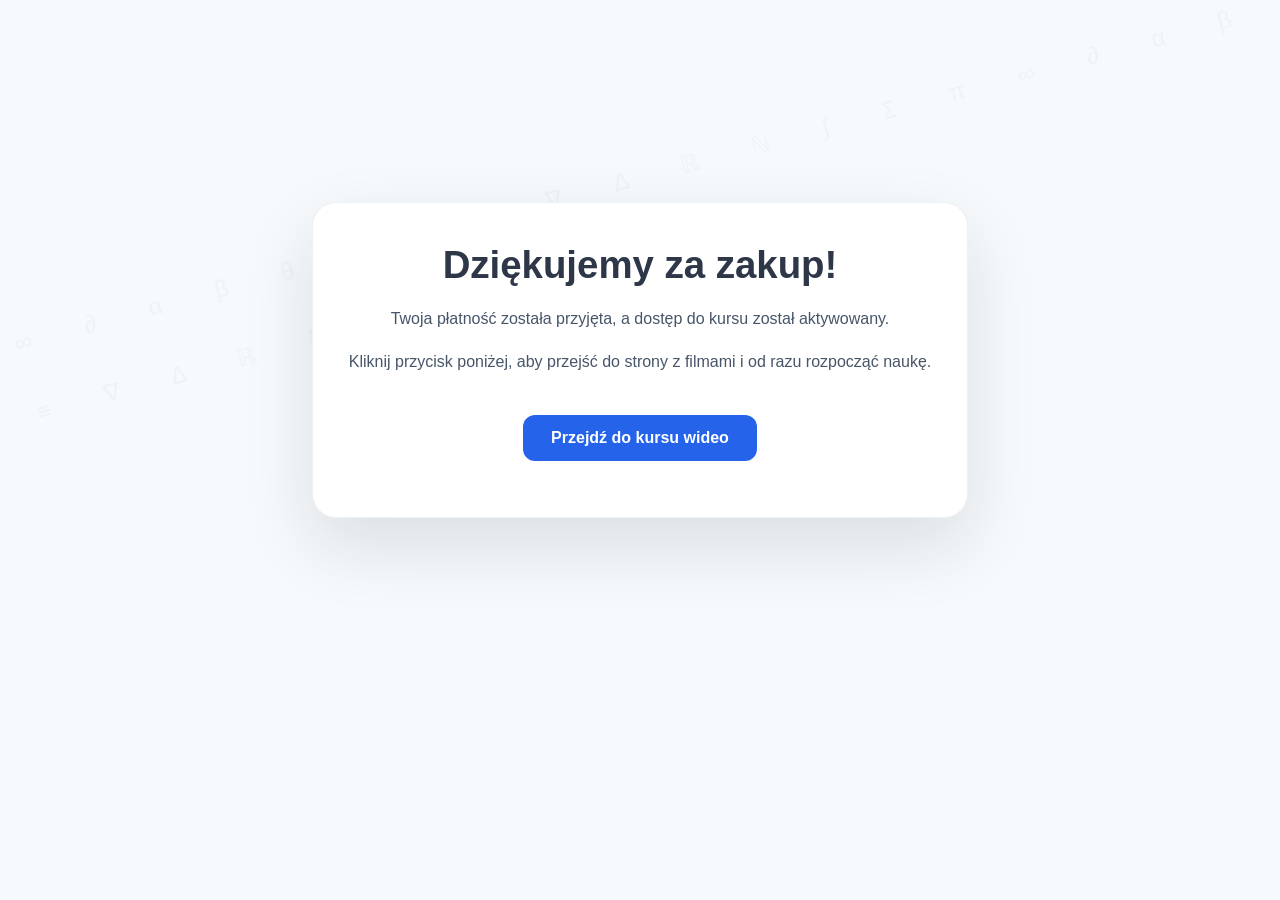
<file: success.html>
<!DOCTYPE html>
<html lang="pl">
<head>
    <meta charset="UTF-8">
    <meta name="viewport" content="width=device-width, initial-scale=1.0">
    <title>Dziękujemy za zakup</title>
    <link rel="stylesheet" href="styles.css">
    <style>
        .success-page {
            min-height: 80vh;
            display: flex;
            align-items: center;
            justify-content: center;
            padding: 60px 20px;
            text-align: center;
        }
        .success-card {
            max-width: 760px;
            background: white;
            border-radius: 24px;
            padding: 40px 36px;
            box-shadow: 0 28px 70px rgba(15, 23, 42, 0.12);
            border: 1px solid rgba(148, 163, 184, 0.16);
        }
        .success-card h1 {
            margin-bottom: 18px;
            font-size: clamp(2rem, 3vw, 2.7rem);
        }
        .success-card p {
            margin: 16px auto;
            max-width: 680px;
            line-height: 1.7;
            color: #475569;
            font-size: 1rem;
        }
        .success-card .button {
            display: inline-block;
            margin-top: 24px;
            background: #2563eb;
            color: white;
            padding: 14px 28px;
            border-radius: 12px;
            text-decoration: none;
            font-weight: 700;
            transition: transform .18s ease, box-shadow .18s ease;
        }
        .success-card .button:hover {
            transform: translateY(-2px);
            box-shadow: 0 16px 30px rgba(37, 99, 235, 0.24);
        }
        .success-note {
            margin-top: 26px;
            color: #475569;
            font-size: 0.98rem;
            line-height: 1.7;
        }
    </style>
</head>
<body>
    <div class="success-page">
        <div class="success-card">
            <h1>Dziękujemy za zakup!</h1>
            <p>Twoja płatność została przyjęta, a dostęp do kursu został aktywowany.</p>
            <p>Kliknij przycisk poniżej, aby przejść do strony z filmami i od razu rozpocząć naukę.</p>
            <a class="button" href="kurs.html">Przejdź do kursu wideo</a>
            <p class="success-note"></p>
        </div>
    </div>
</body>
</html>
</file>
<file: styles.css>
:root {
    --primary-color: #1a202c;
    --secondary-color: #2b6cb0;
    --accent-color: #3182ce;
    --background-color: #f7fafc;
    --text-color: #2d3748;
    --nav-height: 64px; /* use by JS to compute scroll offset; adjust if nav height changes */
}

* {
    margin: 0;
    padding: 0;
    box-sizing: border-box;
    font-family: -apple-system, BlinkMacSystemFont, "Segoe UI", Roboto, sans-serif;
}

body {
    color: var(--text-color);
    background-color: var(--background-color);
    position: relative;
}

body::before {
    content: "∫ Σ π ∞ ∂ α β θ φ √ ≡ ∇ Δ ℝ ℕ ∫ Σ π ∞ ∂ α β θ φ √ ≡ ∇ Δ ℝ ℕ ∫ Σ π ∞ ∂ α β θ φ √ ≡ ∇ Δ ℝ ℕ";
    position: fixed;
    top: 0;
    left: 0;
    width: 200%;
    height: 200vh;
    color: rgba(43, 108, 176, 0.05);
    font-size: 24px;
    line-height: 3;
    word-spacing: 2em;
    pointer-events: none;
    z-index: -10;
    animation: float-symbols 30s linear infinite;
    transform: rotate(-15deg);
}

.container {
    max-width: 1200px;
    margin: 0 auto;
    padding: 0 20px;
}

/* NAV — enhanced logo and menu */
nav {
    position: fixed;
    top: 0;
    left: 0;
    right: 0;
    z-index: 120;
    padding: 14px 0;
    background: rgba(255,255,255,0.6);
    backdrop-filter: blur(8px);
    border-bottom: 1px solid rgba(10,20,40,0.03);
}

.nav-bar {
    display: flex;
    align-items: center;
    gap: 18px;
    justify-content: space-between;
}

/* logo */
.logo {
    display: inline-flex;
    align-items: center;
    text-decoration: none;
    margin-right: 8px;
}

.logo-image {
    width: 56px;
    height: 56px;
    border-radius: 12px;
    object-fit: cover;
    transition: transform .45s cubic-bezier(.2,.9,.2,1), box-shadow .45s ease;
    transform-origin: center;
}

.logo:hover .logo-image {
    transform: translateY(-4px) rotate(-6deg) scale(1.03);
    box-shadow: 0 18px 48px rgba(43,108,176,0.14);
}

/* nav links container */
.nav-links {
    display: flex;
    align-items: center;
    gap: 20px;
}

.nav-links ul {
    display: flex;
    list-style: none;
    gap: 22px;
    margin: 0;
    padding: 0;
    align-items: center;
}

.nav-links a {
    color: var(--text-color);
    text-decoration: none;
    font-weight: 600;
    font-size: 15px;
    padding: 8px 6px;
    border-radius: 8px;
    transition: color .18s ease, background .18s ease, transform .18s ease;
}

.nav-links a:hover {
    color: var(--secondary-color);
    transform: translateY(-3px);
}

.nav-links li {
    position: relative;
}

.nav-links .submenu {
    position: absolute;
    top: 100%;
    left: 0;
    min-width: 220px;
    background: white;
    border-radius: 14px;
    box-shadow: 0 18px 50px rgba(15, 23, 42, 0.12);
    padding: 12px 0;
    display: none;
    z-index: 10;
}

.nav-links .nav-dropdown:hover .submenu,
.nav-links .nav-dropdown:focus-within .submenu {
    display: block;
}

.nav-links .submenu li {
    margin: 0;
}

.nav-links .submenu a {
    display: block;
    padding: 10px 18px;
    color: var(--text-color);
    font-weight: 500;
}

.nav-links .submenu a:hover {
    background: rgba(59, 130, 246, 0.08);
    color: var(--secondary-color);
    transform: none;
}

@media (max-width: 700px) {
    .nav-links .submenu {
        position: static;
        box-shadow: none;
        background: transparent;
        padding: 0;
        display: block;
    }

    .nav-links .nav-dropdown:hover .submenu,
    .nav-links .nav-dropdown:focus-within .submenu {
        display: block;
    }

    .nav-links .submenu a {
        padding-left: 24px;
    }
}

/* Basic styling for special nav buttons */
.nav-links a[href="#testimonials"] {
    background: var(--secondary-color);
    color: white;
    padding: 8px 12px;
    border-radius: 15px;
    font-weight: 600;
}

.nav-links a[href="#booking"] {
    background: #ff6b35;
    color: white;
    padding: 8px 12px;
    border-radius: 15px;
    font-weight: 600;
}

.nav-links a[href="#testimonials"]:hover,
.nav-links a[href="#booking"]:hover {
    transform: translateY(-2px);
}

/* top-right CTA in nav */
.nav-cta {
    display: inline-block;
    padding: 8px 14px;
    background: linear-gradient(90deg,var(--secondary-color),var(--accent-color));
    color: #fff;
    border-radius: 999px;
    font-weight: 700;
    text-decoration: none;
    box-shadow: 0 10px 28px rgba(43,108,176,0.12);
    transition: transform .18s ease, box-shadow .22s ease;
    white-space: nowrap;
}

.nav-cta:hover {
    transform: translateY(-2px);
    box-shadow: 0 18px 42px rgba(43,108,176,0.18);
}

/* mobile toggle (visual only) */
.nav-toggle {
    display: none;
    background: transparent;
    border: none;
    font-size: 20px;
    padding: 8px;
    cursor: pointer;
    color: var(--text-color);
}

/* responsive */
@media (max-width: 900px) {
    .nav-links ul { gap: 14px; }
    .nav-cta { padding: 8px 12px; font-size: 14px; }
}

@media (max-width: 700px) {
    .nav-toggle { display: inline-flex; }
    .nav-links {
        position: absolute;
        top: 64px;
        right: 20px;
        background: rgba(255,255,255,0.98);
        box-shadow: 0 20px 40px rgba(8,20,40,0.08);
        padding: 12px;
        border-radius: 12px;
        flex-direction: column;
        gap: 8px;
        display: none; /* show with JS by toggling a class like .open on .nav-links */
    }
    .nav-links ul {
        flex-direction: column;
        gap: 6px;
    }
}

/* helper note (no JS included): you can toggle .nav-links { display:flex } on small screens with a small script */

header.hero-section {
    min-height: 58vh;
    height: auto;
    display: flex;
    align-items: center;
    text-align: center;
    background: linear-gradient(to bottom, #f5f5f7 0%, #ffffff 100%);
    padding-top: calc(var(--nav-height) + 12px);
    padding-bottom: 32px; /* extra breathing room so buttons never overlap next section */
}

h1 {
    font-size: 48px;
    margin-bottom: 20px;
}

.cta-button {
    display: inline-block;
    background: var(--secondary-color);
    color: white;
    padding: 12px 30px;
    border-radius: 980px;
    text-decoration: none;
    margin-top: 30px;
    transition: all 0.3s ease;
    position: relative;
    overflow: hidden;
}

.cta-button:hover {
    transform: scale(1.05);
    box-shadow: 0 5px 15px rgba(0, 113, 227, 0.3);
}

.cta-button::before {
    content: "→";
    position: absolute;
    right: -20px;
    opacity: 0;
    transition: all 0.3s ease;
}

.cta-button:hover::before {
    right: 20px;
    opacity: 1;
}

.cta-button:hover {
    padding-right: 45px;
}

.services-grid {
    display: grid;
    grid-template-columns: repeat(auto-fit, minmax(300px, 1fr));
    gap: 30px;
    margin-top: 50px;
}

.service-card {
    background: #f5f5f7;
    padding: 30px;
    border-radius: 18px;
    text-align: center;
}

#about {
    padding: 100px 0;
    background: #f5f5f7;
}

.about-content {
    max-width: 800px;
    margin: 0 auto;
}

.about-content .intro {
    font-size: 24px;
    line-height: 1.5;
    margin-bottom: 40px;
    color: var(--secondary-color);
}

.certifications ul {
    list-style: none;
    margin: 20px 0;
}

.certifications li {
    margin: 10px 0;
    padding-left: 25px;
    position: relative;
}

.certifications li:before {
    content: "•";
    color: var(--secondary-color);
    position: absolute;
    left: 0;
}

.services-list ul {
    list-style: none;
    margin: 20px 0;
}

.services-list li {
    margin: 10px 0;
    padding-left: 25px;
    position: relative;
}

.services-list li::before {
    content: "→";
    color: var(--secondary-color);
    position: absolute;
    left: 0;
}

.experience, .education {
    margin: 40px 0;
}

.experience p, .education p {
    margin: 15px 0;
    line-height: 1.6;
}

h2 {
    text-align: center;
    margin-bottom: 50px;
    font-size: 40px;
}

h3 {
    margin: 30px 0 20px;
    color: var(--secondary-color);
}

/* TESTIMONIALS SECTION */
.testimonials-section {
    padding: 80px 0;
    background: linear-gradient(135deg, rgba(43,108,176,0.02), rgba(49,130,206,0.01));
    text-align: center;
}

.testimonials-section h2 {
    font-size: 36px;
    margin-bottom: 12px;
    color: var(--primary-color);
}

.testimonials-lead {
    color: #475569;
    font-size: 18px;
    margin-bottom: 50px;
}

.testimonial-card {
    max-width: 800px;
    margin: 0 auto;
    background: white;
    border-radius: 20px;
    padding: 40px;
    box-shadow: 0 12px 40px rgba(43,108,176,0.08);
    border: 1px solid rgba(43,108,176,0.05);
    position: relative;
}

.testimonial-card.featured {
    border: 2px solid rgba(43,108,176,0.1);
}

.quote-icon {
    font-size: 48px;
    color: var(--secondary-color);
    opacity: 0.3;
    margin-bottom: 20px;
    font-family: Georgia, serif;
}

.testimonial-card blockquote {
    margin: 0;
    font-size: 18px;
    line-height: 1.6;
    color: var(--text-color);
    font-style: italic;
    margin-bottom: 30px;
}

.testimonial-author {
    display: flex;
    align-items: center;
    justify-content: center;
    gap: 16px;
}

.author-photo {
    width: 60px;
    height: 60px;
    border-radius: 50%;
    background: linear-gradient(135deg, var(--secondary-color), var(--accent-color));
    display: flex;
    align-items: center;
    justify-content: center;
    color: white;
    font-weight: 700;
    font-size: 18px;
}

.author-info {
    text-align: left;
}

.author-info strong {
    display: block;
    color: var(--primary-color);
    font-size: 16px;
    margin-bottom: 4px;
}

.author-info span {
    color: #64748b;
    font-size: 14px;
}

.testimonial-cta {
    margin-top: 40px;
    display: flex;
    gap: 16px;
    justify-content: center;
    flex-wrap: wrap;
}

.contact-section {
    position: relative;
    padding: 80px 0 120px;
    overflow: visible;
    background: linear-gradient(180deg, rgba(255,255,255,0.98) 0%, #fbfdff 100%);
}

.contact-inner {
    position: relative;
    z-index: 2;
}

.contact-visual {
    position: absolute;
    right: -10%;
    top: -40px;
    width: 60%;
    pointer-events: none;
    opacity: 0.9;
    filter: blur(8px) saturate(110%);
}

.contact-wave {
    width: 100%;
    height: 100%;
    display: block;
}

/* grid */
.contact-grid {
    display: grid;
    grid-template-columns: 1fr 380px;
    gap: 30px;
    align-items: start;
    margin-top: 20px;
}

@media (max-width: 900px) {
    .contact-grid { grid-template-columns: 1fr; }
    .contact-visual { display: none; }
}

/* main contact card */
.contact-card {
    background: linear-gradient(180deg, rgba(255,255,255,0.7), rgba(255,255,255,0.5));
    border-radius: 18px;
    padding: 34px;
    box-shadow: 0 10px 30px rgba(8,20,40,0.06), inset 0 1px 0 rgba(255,255,255,0.6);
    border: 1px solid rgba(10,20,40,0.04);
    backdrop-filter: blur(8px);
}

.contact-card h2 {
    margin: 0 0 12px;
    font-size: 28px;
    color: var(--text-color);
}

.contact-lead {
    color: #444;
    margin-bottom: 18px;
    line-height: 1.45;
}

/* contact items */
.contact-items {
    display: grid;
    gap: 12px;
    margin-bottom: 22px;
}

.contact-item {
    display: flex;
    gap: 14px;
    align-items: center;
    padding: 12px 14px;
    border-radius: 12px;
    text-decoration: none;
    color: var(--text-color);
    background: rgba(255,255,255,0.7);
    transition: transform 0.18s ease, box-shadow 0.18s ease;
    border: 1px solid rgba(10,20,40,0.03);
}

.contact-item:hover {
    transform: translateY(-6px);
    box-shadow: 0 8px 20px rgba(8,20,40,0.08);
}

.contact-item .icon {
    width: 44px;
    height: 44px;
    border-radius: 10px;
    display:flex;
    align-items:center;
    justify-content:center;
    font-weight:600;
    background: linear-gradient(135deg, rgba(214,48,49,0.12), rgba(225,112,85,0.06));
    color: var(--secondary-color);
    flex: 0 0 44px;
    font-size: 18px;
}

/* highlight column */
.contact-highlight {
    background: linear-gradient(135deg, rgba(43,108,176,0.06), rgba(49,130,206,0.04));
    border-radius: 16px;
    padding: 22px;
    height: 100%;
    display: flex;
    align-items: center;
    justify-content: center;
    border: 1px solid rgba(43,108,176,0.06);
    box-shadow: 0 10px 30px rgba(43,108,176,0.03);
}

.highlight-inner h3 {
    margin: 0 0 8px;
    color: var(--primary-color);
}

.highlight-inner ul {
    margin: 10px 0 14px;
    padding-left: 18px;
    color: #1f2b3a;
}

.highlight-inner .small {
    color: #475569;
    font-size: 13px;
}

/* CTA buttons */
.contact-actions {
    display:flex;
    gap:12px;
    margin-top: 6px;
}

.btn {
    display:inline-block;
    padding: 10px 16px;
    border-radius: 999px;
    text-decoration:none;
    font-weight:600;
    transition: transform .18s ease, box-shadow .18s ease;
    border: 1px solid transparent;
}

.btn.primary {
    background: linear-gradient(90deg,var(--secondary-color),var(--accent-color));
    color: white;
    box-shadow: 0 8px 24px rgba(43,108,176,0.18);
}

.btn.primary:hover {
    transform: translateY(-4px);
    box-shadow: 0 18px 40px rgba(43,108,176,0.22);
}

.btn.ghost {
    background: transparent;
    color: var(--primary-color);
    border: 1px solid rgba(10,20,40,0.06);
}

.btn.ghost:hover {
    transform: translateY(-4px);
    box-shadow: 0 8px 20px rgba(8,20,40,0.06);
}

/* SERVICES */
.services-section {
    padding: 80px 0;
    background: linear-gradient(180deg, #ffffff 0%, #fbfdff 100%);
}

.services-header {
    text-align: center;
    margin-bottom: 3rem;
}

.services-header h2 {
    color: var(--primary-color);
    margin-bottom: 1rem;
}

.services-lead {
    text-align: center;
    color: #475569;
    font-size: 1.1rem;
    margin: 0 auto;
    max-width: 600px;
}

.services-grid {
    display: grid;
    grid-template-columns: repeat(auto-fit, minmax(350px, 1fr));
    gap: 2rem;
    margin: 3rem 0;
    max-width: 1200px;
    margin-left: auto;
    margin-right: auto;
}

.service-card {
    background: white;
    border-radius: 16px;
    padding: 2rem;
    text-align: center;
    transition: all 0.3s ease;
    border: 1px solid rgba(43, 108, 176, 0.1);
    box-shadow: 0 4px 20px rgba(0, 0, 0, 0.08);
    position: relative;
}

.service-card:hover {
    transform: translateY(-8px);
    box-shadow: 0 12px 40px rgba(43, 108, 176, 0.15);
}

.service-card.featured {
    border: 2px solid var(--secondary-color);
    background: linear-gradient(135deg, #f5f9ff 0%, #ffffff 100%);
}

.service-card.featured::before {
    content: "POPULARNE";
    position: absolute;
    top: -10px;
    right: 20px;
    background: var(--secondary-color);
    color: white;
    padding: 4px 12px;
    border-radius: 12px;
    font-size: 0.8rem;
    font-weight: 700;
}

.service-icon {
    font-size: 3rem;
    margin-bottom: 1rem;
    display: block;
}

.service-card h3 {
    color: var(--primary-color);
    margin-bottom: 1rem;
    font-size: 1.3rem;
    font-weight: 700;
}

.service-card p {
    color: #4b5563;
    margin-bottom: 1.5rem;
    line-height: 1.6;
}

.service-features {
    list-style: none;
    padding: 0;
    margin: 0;
    text-align: left;
}

.service-features li {
    padding: 0.5rem 0;
    color: #374151;
    position: relative;
    padding-left: 1.5rem;
}

.service-features li::before {
    content: "✓";
    position: absolute;
    left: 0;
    color: var(--secondary-color);
    font-weight: bold;
}

.services-cta {
    text-align: center;
    margin-top: 4rem;
    padding: 3rem 2rem;
    background: linear-gradient(135deg, rgba(43, 108, 176, 0.05) 0%, rgba(49, 130, 206, 0.05) 100%);
    border-radius: 20px;
    max-width: 800px;
    margin-left: auto;
    margin-right: auto;
}

.services-cta h3 {
    color: var(--primary-color);
    margin-bottom: 1rem;
    font-size: 1.5rem;
}

.services-cta p {
    color: #4b5563;
    margin-bottom: 2rem;
    font-size: 1.1rem;
}

@media (max-width: 768px) {
    .services-grid {
        grid-template-columns: 1fr;
        gap: 1.5rem;
    }
    
    .service-card {
        padding: 1.5rem;
    }
    
    .services-cta {
        margin-top: 2rem;
        padding: 2rem 1rem;
    }
}

/* About */
.about-section {
    padding: 80px 0;
    background: linear-gradient(180deg, #fbfdff 0%, #f7f9fb 100%);
}

.about-grid {
    display: grid;
    grid-template-columns: 320px 1fr;
    gap: 28px;
    align-items: start;
}

.about-profile {
    background: linear-gradient(180deg, rgba(255,255,255,0.8), rgba(255,255,255,0.6));
    border-radius: 16px;
    padding: 22px;
    border: 1px solid rgba(10,20,40,0.04);
    text-align: center;
    box-shadow: 0 10px 30px rgba(8,20,40,0.04);
}

.photo-placeholder {
    width: 120px;
    height: 120px;
    margin: 0 auto 14px;
    border-radius: 20px;
    background: linear-gradient(135deg,var(--secondary-color),var(--accent-color));
    color: white;
    display:flex;
    align-items:center;
    justify-content:center;
    font-weight:700;
    font-size:28px;
    box-shadow: 0 8px 24px rgba(43,108,176,0.14);
    overflow: hidden;
}

.about-photo {
    width: 100%;
    height: 100%;
    object-fit: cover;
    border-radius: 20px;
}

.tagline {
    color: #334155;
    margin: 12px 0 16px;
    font-size: 15px;
}

.badges {
    display:flex;
    flex-wrap:wrap;
    gap:8px;
    justify-content:center;
    margin-bottom:14px;
}

.badge {
    background: rgba(43,108,176,0.06);
    color: var(--secondary-color);
    padding:6px 10px;
    border-radius:999px;
    font-size:13px;
    border:1px solid rgba(43,108,176,0.06);
}

/* About body content */
.about-body h3 {
    margin-top: 18px;
    color: var(--primary-color);
}

.timeline, .compact-list {
    list-style: none;
    padding-left: 0;
    margin: 10px 0 20px;
    color: #475569;
}

.timeline li, .compact-list li {
    padding-left: 18px;
    position: relative;
    margin: 8px 0;
}

.timeline li:before {
    content: "•";
    position: absolute;
    left: 0;
    top: 0;
    color: var(--secondary-color);
}

/* Geometric shapes container */
.geometric-container {
    position: relative;
    padding: 20px;
    overflow: visible;
}

.geometric-shape {
    position: absolute;
    opacity: 0.15;
    z-index: -1;
    pointer-events: none;
}

/* Triangle shapes */
.triangle-1, .triangle-2 {
    width: 0;
    height: 0;
    border-left: 15px solid transparent;
    border-right: 15px solid transparent;
    border-bottom: 26px solid var(--secondary-color);
}

.triangle-1 {
    top: 10px;
    right: 20px;
    transform: rotate(45deg);
    animation: float 4s ease-in-out infinite;
}

.triangle-2 {
    bottom: 40px;
    left: 30px;
    transform: rotate(-30deg);
    animation: float 5s ease-in-out infinite reverse;
}

/* Circle shapes */
.circle-1, .circle-2 {
    width: 24px;
    height: 24px;
    border-radius: 50%;
    background-color: var(--accent-color);
}

.circle-1 {
    top: 60px;
    left: 10px;
    animation: float 3.5s ease-in-out infinite;
}

.circle-2 {
    bottom: 10px;
    right: 40px;
    animation: float 4.5s ease-in-out infinite reverse;
}

/* Square shape */
.square-1 {
    width: 20px;
    height: 20px;
    background-color: var(--secondary-color);
    transform: rotate(25deg);
    top: 120px;
    right: 10px;
    animation: float 3s ease-in-out infinite;
}

/* Pentagon shape */
.pentagon-1 {
    width: 22px;
    height: 20px;
    background-color: var(--accent-color);
    clip-path: polygon(50% 0%, 100% 38%, 82% 100%, 18% 100%, 0% 38%);
    top: 80px;
    left: 50%;
    transform: translateX(-50%) rotate(15deg);
    animation: float 3.8s ease-in-out infinite;
}

/* Hexagon shape */
.hexagon-1 {
    width: 20px;
    height: 17px;
    background-color: var(--secondary-color);
    clip-path: polygon(25% 0%, 75% 0%, 100% 50%, 75% 100%, 25% 100%, 0% 50%);
    top: 30px;
    left: 40%;
    transform: rotate(-20deg);
    animation: float 4.2s ease-in-out infinite;
}

@keyframes float {
    0%, 100% { transform: translateY(0px) rotate(var(--rotation, 0deg)); }
    50% { transform: translateY(-8px) rotate(var(--rotation, 0deg)); }
}

/* HERO SECTION */
.hero-section {
  padding-top: calc(var(--nav-height) + 18px);
  padding-bottom: 28px;
  position: relative;
  z-index: 0;
  overflow: visible;
}

.hero-inner {
  display: flex;
  align-items: center;
  gap: 28px;
  flex-wrap: wrap;
}

/* left column content */
.hero-content {
    flex: 0 0 58%;
    max-width: 58%;
}

.hero-content h1 {
    font-size: 52px;
    line-height: 1.03;
    margin: 15px 0 18px;
    color: var(--primary-color);
    font-weight: 700;
    letter-spacing: -0.02em;
}

.hero-lead {
    color: #475569;
    font-size: 18px;
    margin-bottom: 26px;
    line-height: 1.5;
}

/* Mathematical symbols decoration */
.math-symbols {
    display: flex;
    gap: 20px;
    justify-content: center;
    margin: 20px 0;
    opacity: 0.7;
}

.math-symbols .symbol {
    font-size: 24px;
    color: var(--secondary-color);
    font-weight: 300;
    animation: float 3s ease-in-out infinite;
}

.math-symbols .symbol:nth-child(2) { animation-delay: 0.5s; }
.math-symbols .symbol:nth-child(3) { animation-delay: 1s; }
.math-symbols .symbol:nth-child(4) { animation-delay: 1.5s; }
.math-symbols .symbol:nth-child(5) { animation-delay: 2s; }

@keyframes float {
    0%, 100% { transform: translateY(0px); }
    50% { transform: translateY(-10px); }
}

/* actions (buttons) aligned horizontally and vertically centered with heading block */
.hero-actions {
    display: flex;
    gap: 12px; /* zwiększony gap między przyciskami */
    flex-wrap: wrap; /* przyciski będą zawijać się na małych ekranach */
    align-items: center;
}

/* Wspólne style dla obu przycisków w hero */
.hero-actions .cta-button,
.hero-actions .btn.ghost {
    display: inline-flex;
    align-items: center;
    justify-content: center;
    height: 46px; /* stała wysokość dla obu */
    padding: 0 24px;
    border-radius: 999px;
    text-decoration: none;
    font-weight: 600;
    line-height: 1;
}

/* Specyficzne style dla CTA */
.hero-actions .cta-button {
    background: linear-gradient(90deg,var(--secondary-color),var(--accent-color));
    color: white;
    box-shadow: 0 12px 36px rgba(43,108,176,0.18);
}

/* Specyficzne style dla ghost */
.hero-actions .btn.ghost {
    background: transparent;
    border: 1px solid rgba(10,20,40,0.06);
    color: var(--primary-color);
}

/* right-side visual (photo) */
.hero-visual {
    flex: 0 0 38%;
    max-width: 38%;
    display: flex;
    align-items: center;
    justify-content: center;
    pointer-events: none;
}

/* profile photo style — effectowny, zaokrąglony, cień */
.profile-photo {
    width: 100%;
    max-width: 285px;
    height: auto;
    border-radius: 18px;
    object-fit: cover;
    box-shadow: 0 24px 60px rgba(3,102,214,0.12), 0 6px 20px rgba(8,20,40,0.06);
    border: 1px solid rgba(3,102,214,0.06);
    transform: translateY(0);
    transition: transform .32s ease, box-shadow .32s ease;
}

.hero-visual:hover .profile-photo {
    transform: translateY(-8px);
    box-shadow: 0 34px 80px rgba(3,102,214,0.16);
}

/* keep CTA prominent */
.cta-button {
    display: inline-block;
    background: linear-gradient(90deg,var(--secondary-color),var(--accent-color));
    color: white;
    padding: 12px 28px;
    border-radius: 999px;
    text-decoration: none;
    font-weight:700;
    transition: transform .22s ease, box-shadow .22s ease;
    box-shadow: 0 12px 36px rgba(43,108,176,0.18);
}

.btn.ghost {
    background: transparent;
    border: 1px solid rgba(10,20,40,0.06);
    color: var(--primary-color);
}

/* responsive — pod tablet/telefon obraz i treść układają się pionowo, przycisky wyśrodkowane */
@media (max-width: 980px) {
    /* Nawigacja */
    nav {
        height: 64px;
        padding: 8px 0;
        position: fixed;
        top: 0;
        left: 0;
        right: 0;
        z-index: 1000;
    }

    /* Hero section */
    .hero-section {
        margin-top: 64px; /* wysokość nawigacji */
        min-height: auto;
        padding: 48px 0 72px; /* increase bottom padding so CTA/buttons don't overlap following sections */
    }

    .hero-inner {
        flex-direction: column-reverse;
        text-align: center;
        gap: 20px;
    }

    .hero-content {
        flex: 1;
        max-width: 100%;
        padding: 0 16px;
    }

    .hero-visual {
        flex: none;
        max-width: 280px;
        margin: 28px auto 0; /* push photo lower */
        transform: translateY(8px); /* subtle push down */
    }

    .profile-photo {
        width: 100%;
        max-width: 210px;
        margin: 0 auto;
        max-height: 55vh; /* cap height to avoid cropping and keep it visible */
        object-fit: cover;
        border-radius: 14px;
        box-shadow: 0 18px 48px rgba(3,102,214,0.10);
    }

    /* extra space above following sections to avoid any overlap */
    .services-section,
    .booking-section,
    .about-section,
    .contact-section {
        padding-top: 48px;
    }
}

/* Very small screens — make photo slightly lower and add more bottom spacing */
@media (max-width: 480px) {
    .hero-section {
        padding: 30px 0 88px; /* more bottom padding for small phones */
    }

    .hero-visual {
        max-width: 220px;
        margin-top: 34px;
        transform: translateY(14px);
    }

    .profile-photo {
        max-width: 165px;
        max-height: 50vh;
    }

    .services-section {
        padding-top: 56px;
    }
}

/* Mobile-first responsive tweaks to fix overlapping hero and cropped photo */
:root {
  --nav-height: 64px; /* use by JS to compute scroll offset; adjust if nav height changes */
}

.hero-section {
  padding-top: calc(var(--nav-height) + 18px);
  padding-bottom: 28px;
  position: relative;
  z-index: 0;
  overflow: visible;
}

.hero-inner {
  display: flex;
  align-items: center;
  gap: 28px;
  flex-wrap: wrap;
}

/* Desktop: keep existing two-column feel but ensure no overflow */
@media (min-width: 901px) {
  .hero-inner {
    flex-direction: row;
  }

  .hero-visual .profile-photo {
    max-width: 240px;
    width: 100%;
    height: auto;
    object-fit: cover;
    border-radius: 12px;
  }
}

/* Mobile: stack content and visual; centre and constrain image so it's never cut off */
@media (max-width: 900px) {
  .hero-inner {
    flex-direction: column;
    align-items: stretch;
  }

  .hero-content {
    order: 1;
    padding: 0 16px;
  }

  .hero-visual {
    order: 2;
    display: flex;
    justify-content: center;
    width: 100%;
    margin-top: 12px;
    padding-bottom: 8px;
  }

  .hero-visual .profile-photo {
    width: min(165px, 48vw);
    height: auto;
    max-height: calc(60vh - 80px);
    object-fit: cover;
    border-radius: 14px;
    display: block;
    margin: 0 auto;
    box-shadow: 0 6px 18px rgba(0,113,227,0.08);
  }

  /* ensure next sections don't overlap hero */
  .services-section,
  #booking,
  .about-section {
    padding-top: 24px;
  }

  /* ensure nav toggle and links remain usable */
  .nav-links.open {
    position: fixed;
    inset: var(--nav-height) 0 0 0;
    overflow-y: auto;
    background: #fff;
  }
}

/* Very small screens: tighten type and buttons */
@media (max-width: 420px) {
  .hero-content h1 {
    font-size: 1.45rem;
    line-height: 1.15;
  }

  .hero-lead {
    font-size: 0.95rem;
  }

  .hero-actions .cta-button,
  .hero-actions .btn {
    padding: 10px 12px;
    font-size: 0.95rem;
  }
}

/* --- Fix: prevent horizontal scroll and ensure mobile-friendly stacking --- */
/* stop accidental horizontal overflow (safe guard) */
html, body {
  overflow-x: hidden;
}

/* Ensure hero content never overlaps next sections on small screens,
   push visual lower and keep CTAs above following content. */
@media (max-width: 980px) {
  .hero-section {
    padding-top: calc(var(--nav-height) + 12px);
    padding-bottom: 88px; /* more bottom space so CTAs don't overlap next section */
    align-items: flex-start;
  }

  /* Stack content with image below text (better UX on phones) */
  .hero-inner {
    flex-direction: column;
    align-items: stretch;
    gap: 18px;
  }

  .hero-content {
    order: 1;
    text-align: left;
    padding: 0 16px;
  }

  .hero-visual {
    order: 2;
    display: flex;
    justify-content: center;
    width: 100%;
    margin-top: 18px; /* push photo lower */
    pointer-events: none;
  }

  .hero-visual .profile-photo {
    width: min(195px, 60vw);
    max-height: 52vh;
    object-fit: cover;
    border-radius: 14px;
    display: block;
    margin: 0 auto;
    box-shadow: 0 18px 48px rgba(3,102,214,0.10);
  }

  /* Make sure hero buttons are above next sections */
  .hero-actions {
    position: relative;
    z-index: 3;
    justify-content: flex-start;
    padding: 0 16px 8px;
  }

  /* Add explicit spacing before following sections */
  .services-section,
  .booking-section,
  .about-section,
  .contact-section {
    padding-top: 48px;
  }
}

/* Very small phones tweaks */
@media (max-width: 480px) {
  .hero-section {
    padding-bottom: 110px;
  }

  .hero-visual .profile-photo {
    width: min(165px, 72vw);
    max-height: 48vh;
    transform: translateY(12px);
  }

  .hero-content h1 {
    font-size: 1.6rem;
    line-height: 1.08;
  }
}

/* --- Fix: Core Services should stack vertically on mobile --- */
@media (max-width: 700px) {
  .services-cards {
    grid-template-columns: 1fr !important; /* force single column stack */
    gap: 18px;
    align-items: stretch;
  }

  .service-card {
    display: flex;
    gap: 12px;
    align-items: flex-start;
    padding: 18px;
  }

  .service-card .icon-wrap {
    flex: 0 0 56px;
    width: 56px;
    height: 56px;
    margin-top: 4px;
  }

  /* center CTAs and stack them */
  .services-cta {
    display: flex;
    flex-direction: column;
    gap: 12px;
    align-items: stretch;
    margin-top: 18px;
    padding: 0 16px 8px;
  }

  .services-section .container {
    padding-left: 12px;
    padding-right: 12px;
  }
}

/* Small tweak for booking widget on narrow screens */
@media (max-width: 420px) {
  .booking-wrapper .calendly-inline-widget {
    min-width: 280px !important;
    height: 650px !important;
  }
}

/* --- Mobile: reduce vertical gaps between About and Contact while avoiding overlap --- */
@media (max-width: 900px) {
  /* mniej pustej przestrzeni w sekcji About */
  .about-section {
    padding: 40px 0;
  }

  /* kontakt poniżej, mniejszy dolny odstęp, ale wystarczający dla treści */
  .contact-section {
    padding: 40px 0 60px;
  }

  /* zmniejsz odległość nagłówków na małych ekranach */
  h2 {
    margin-bottom: 28px;
    font-size: 1.5rem;
  }

  /* skompaktuj grid w about/contact gdy są jeden pod drugim */
  .about-grid {
    gap: 18px;
  }

  .contact-grid {
    gap: 18px;
    margin-top: 12px;
  }
}

/* jeszcze drobniejsze dostosowanie dla bardzo wąskich ekranów */
@media (max-width: 420px) {
  .about-section {
    padding: 28px 0;
  }

  .contact-section {
    padding: 28px 0 48px;
  }

  h2 {
    margin-bottom: 22px;
    font-size: 1.35rem;
  }
}

/* --- FINAL OVERRIDES: resolve hero/photo position, prevent overlap, stop horizontal scroll,
       force services stack on mobile and reduce About/Contact gap --- */

/* safety: prevent any horizontal overflow from widgets/absolute elements */
html, body {
  overflow-x: hidden;
  -webkit-overflow-scrolling: touch;
}

/* make embedded widgets responsive */
.calendly-inline-widget {
  width: 100% !important;
  min-width: 0 !important;
  box-sizing: border-box !important;
}

/* ensure container never causes horizontal scroll */
.container {
  max-width: 1200px;
  margin: 0 auto;
  padding-left: 16px;
  padding-right: 16px;
}

/* HERO — mobile-first final adjustments */
@media (max-width: 980px) {
  header.hero-section,
  .hero-section {
    padding-top: calc(var(--nav-height) + 8px) !important;
    padding-bottom: 120px !important; /* large bottom gap so CTAs never overlap next section */
    align-items: flex-start !important;
  }

  .hero-inner {
    flex-direction: column !important;
    align-items: stretch !important;
    gap: 16px !important;
  }

  .hero-content {
    order: 1 !important;
    padding: 0 12px !important;
    text-align: left !important;
  }

  .hero-visual {
    order: 2 !important;
    display: flex !important;
    justify-content: center !important;
    width: 100% !important;
    margin-top: 28px !important; /* push photo considerably lower */
    transform: translateY(14px) !important;
    pointer-events: none !important;
  }

  .profile-photo {
    width: min(180px, 64vw) !important;
    max-width: 180px !important;
    height: auto !important;
    max-height: 50vh !important;
    object-fit: cover !important;
    border-radius: 14px !important;
    display: block !important;
    margin: 0 auto !important;
    box-shadow: 0 18px 48px rgba(3,102,214,0.10) !important;
    transform: none !important;
  }

  /* keep CTA visually above following content */
  .hero-actions {
    position: relative !important;
    z-index: 20 !important;
    padding: 0 12px 6px !important;
    justify-content: flex-start !important;
  }

  /* ensure following sections start after hero */
  .services-section,
  .booking-section,
  .about-section,
  .contact-section {
    padding-top: 28px !important;
  }
}

/* force services to stack vertically and remove any horizontal overflow */
@media (max-width: 900px) {
  .services-cards {
    grid-template-columns: 1fr !important;
    gap: 16px !important;
    width: 100% !important;
  }

  .service-card {
    padding: 16px !important;
    display: flex !important;
    gap: 12px !important;
    align-items: flex-start !important;
  }

  .service-card .icon-wrap {
    flex: 0 0 56px !important;
    width: 56px !important;
    height: 56px !important;
  }

  .services-cta {
    display: flex !important;
    flex-direction: column !important;
    gap: 12px !important;
    align-items: stretch !important;
    padding: 0 12px 8px !important;
  }
}

/* compact About / Contact vertical spacing on phones */
@media (max-width: 900px) {
  .about-section {
    padding: 36px 0 !important;
  }

  .about-grid {
    grid-template-columns: 1fr !important;
    gap: 14px !important;
  }

  .contact-section {
    padding: 32px 0 44px !important;
  }

  .contact-grid {
    grid-template-columns: 1fr !important;
    gap: 14px !important;
    margin-top: 8px !important;
  }

  h2 {
    margin-bottom: 20px !important;
    font-size: 1.45rem !important;
  }
}

/* very small phones tweaks */
@media (max-width: 420px) {
  header.hero-section,
  .hero-section {
    padding-bottom: 140px !important;
  }

  .profile-photo {
    width: min(150px, 72vw) !important;
    max-height: 46vh !important;
  }

  .services-section {
    padding-top: 40px !important;
  }

  .about-section {
    padding: 24px 0 !important;
  }

  .contact-section {
    padding: 24px 0 36px !important;
  }

  h2 {
    margin-bottom: 18px !important;
    font-size: 1.3rem !important;
  }
}

/* Core Services — wymuś pionowe ułożenie ikona → tytuł → opis na węższych ekranach,
   zapewnij łamanie tekstu aby nic się nie obcinało */
@media (max-width: 900px) {
  .services-cards {
    display: grid !important;
    grid-template-columns: 1fr !important;
    gap: 16px !important;
    width: 100% !important;
  }

  .service-card {
    display: flex !important;
    flex-direction: column !important;
    align-items: stretch !important;
    gap: 8px !important;
    padding: 14px !important;
    box-sizing: border-box !important;
    width: 100% !important;
  }

  .service-card .icon-wrap {
    flex: none !important;
    width: 56px !important;
    height: 56px !important;
    margin: 0 0 8px 0 !important;
    align-self: flex-start !important;
  }

  .service-card h3 {
    margin: 0 !important;
    font-size: 1.05rem !important;
    line-height: 1.2 !important;
  }

  .service-card p {
    margin: 6px 0 0 !important;
    font-size: 0.95rem !important;
    line-height: 1.4 !important;
    overflow-wrap: anywhere !important;
    word-break: break-word !important;
  }
}

/* Dodatkowe zabezpieczenie dla średnich szerokości — wymuszanie zawijania tekstu */
@media (min-width: 700px) and (max-width: 1100px) {
  .service-card p {
    overflow-wrap: anywhere !important;
    word-break: break-word !important;
  }
}

/* Testimonials & Clients section — marketing-focused with visual branding */
.testimonials-section {
  padding: 80px 0;
  background: linear-gradient(to bottom, #fafafa 0%, #ffffff 100%);
}

.testimonials-lead {
  font-size: 1.1rem;
  color: var(--text-muted);
  text-align: center;
  margin-bottom: 48px;
}

.testimonials-grid {
  display: grid;
  grid-template-columns: repeat(auto-fit, minmax(400px, 1fr));
  gap: 2rem;
  margin-bottom: 72px;
  max-width: 1200px;
  margin-left: auto;
  margin-right: auto;
}

@media (max-width: 768px) {
  .testimonials-grid {
    grid-template-columns: 1fr;
    gap: 1.5rem;
  }
}

.testimonial-card {
  background: #fff;
  padding: 32px;
  border-radius: 16px;
  box-shadow: 0 4px 24px rgba(0,0,0,0.06);
  position: relative;
  transition: transform 0.3s ease, box-shadow 0.3s ease;
  border: 1px solid rgba(0,0,0,0.04);
}

.testimonial-card:hover {
  transform: translateY(-6px);
  box-shadow: 0 12px 40px rgba(0,113,227,0.15);
}

.testimonial-card.featured {
  grid-column: span 2;
  background: linear-gradient(135deg, #f5f9ff 0%, #ffffff 100%);
  border: 1px solid rgba(0,113,227,0.12);
}

@media (max-width: 1100px) {
  .testimonial-card.featured {
    grid-column: span 1;
  }
}

.quote-icon {
  font-size: 4.5rem;
  line-height: 1;
  color: var(--primary);
  opacity: 0.12;
  position: absolute;
  top: 12px;
  left: 20px;
  font-family: Georgia, serif;
  pointer-events: none;
}

.testimonial-card blockquote {
  margin: 28px 0 32px;
  font-size: 1.05rem;
  line-height: 1.65;
  color: var(--text);
  font-style: italic;
}

.testimonial-author {
  display: flex;
  align-items: center;
  gap: 16px;
}

/* Author photo with company logo support */
.author-photo {
  width: 52px;
  height: 52px;
  background: linear-gradient(135deg, var(--secondary-color) 0%, var(--accent-color) 100%);
  border-radius: 50%;
  display: flex;
  align-items: center;
  justify-content: center;
  font-size: 1.15rem;
  font-weight: 700;
  color: #fff;
  flex-shrink: 0;
  box-shadow: 0 4px 12px rgba(43, 108, 176, 0.18);
  overflow: hidden;
}

.initials {
  color: white;
  font-weight: bold;
  font-size: 1.2rem;
  text-transform: uppercase;
}

.author-photo.wordbee-logo {
  background: #fff;
  padding: 4px;
  border: 2px solid #f0f0f0;
}

.author-photo.wordbee-logo img {
  filter: none;
  display: block;
  width: 100% !important;
  height: 100% !important;
  object-fit: contain !important;
}

/* Fallback if image doesn't load */
.author-photo.wordbee-logo img[alt]:after {
  content: attr(alt);
  font-size: 0.7rem;
  color: #666;
}

.author-photo.betranslated-logo {
  background: #fff;
  padding: 4px;
  border: 2px solid #f0f0f0;
}

.author-photo.betranslated-logo img {
  filter: none;
}

/* Client logos — enhanced styling */
.clients-logos {
  margin-top: 72px;
  padding: 48px 32px;
  background: #fff;
  border-radius: 16px;
  box-shadow: 0 2px 16px rgba(0,0,0,0.04);
}

.logos-grid {
  display: flex;
  justify-content: center;
  align-items: center;
  gap: 32px;
  flex-wrap: wrap;
}

.client-logo {
  transition: transform 0.3s ease, opacity 0.3s ease;
  opacity: 0.92;
  display: flex;
  align-items: center;
  justify-content: center;
}

.client-logo:hover {
  transform: scale(1.1);
  opacity: 1;
}

.client-logo img {
  max-width: 100%;
  height: 48px;
  object-fit: contain;
  filter: none !important;
  transition: all 0.3s ease;
}

.client-logo svg {
  filter: drop-shadow(0 2px 8px rgba(0,0,0,0.08));
  transition: all 0.3s ease;
}

.client-logo:hover svg {
  filter: drop-shadow(0 4px 12px rgba(0,0,0,0.12));
}

/* Mobile adjustments */
@media (max-width: 900px) {
  .logos-grid {
    gap: 24px;
  }

  .client-logo img {
    height: 40px;
  }

  .client-logo svg {
    transform: scale(0.9);
  }
}

@media (max-width: 420px) {
  .logos-grid {
    gap: 18px;
  }

  .client-logo img {
    height: 36px;
  }

  .client-logo svg {
    transform: scale(0.82);
  }
}

html {
  scroll-behavior: smooth;
  scroll-padding-top: 100px; /* uwzględnia wysokość nav */
}

/* Scroll margins for all sections */
#home,
#services,
#about,
#testimonials,
#contact,
#booking {
  scroll-margin-top: 100px;
}

#clients:target {
  animation: highlight-pulse 1.2s ease-out;
}

@keyframes highlight-pulse {
  0%, 100% { opacity: 1; }
  50% { opacity: 0.92; transform: scale(1.02); }
}

@keyframes float-symbols {
  0% {
    transform: rotate(-15deg) translateY(-50px);
  }
  100% {
    transform: rotate(-15deg) translateY(-100vh);
  }
}

/* Respect user's motion preferences */
@media (prefers-reduced-motion: reduce) {
  body::before {
    animation: none;
  }
}

/* Reduce animation on mobile for performance */
@media (max-width: 768px) {
  body::before {
    font-size: 18px;
    color: rgba(43, 108, 176, 0.03);
  }
  
  /* Mobile styles for special nav buttons */
  .nav-links a[href="#testimonials"],
  .nav-links a[href="#booking"] {
    margin: 3px 0;
    display: block;
    text-align: center;
  }
}
</file>
